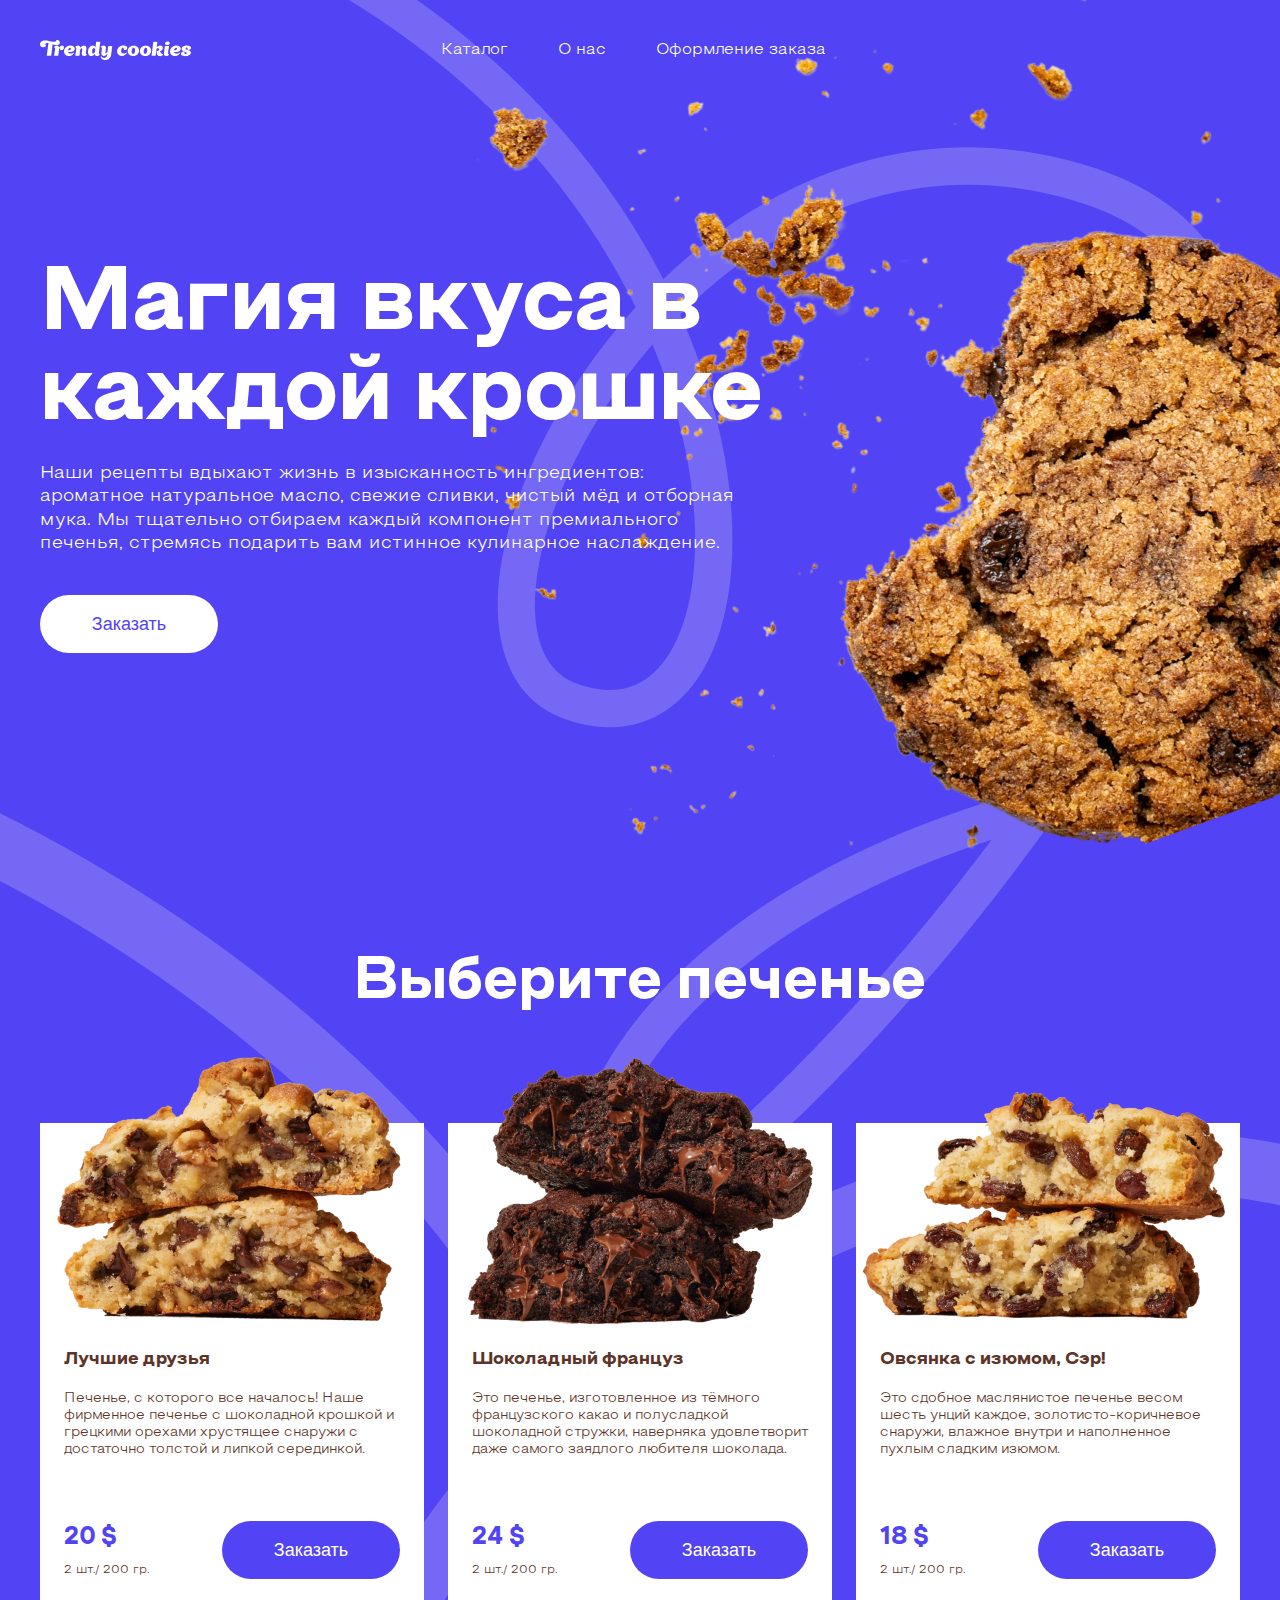
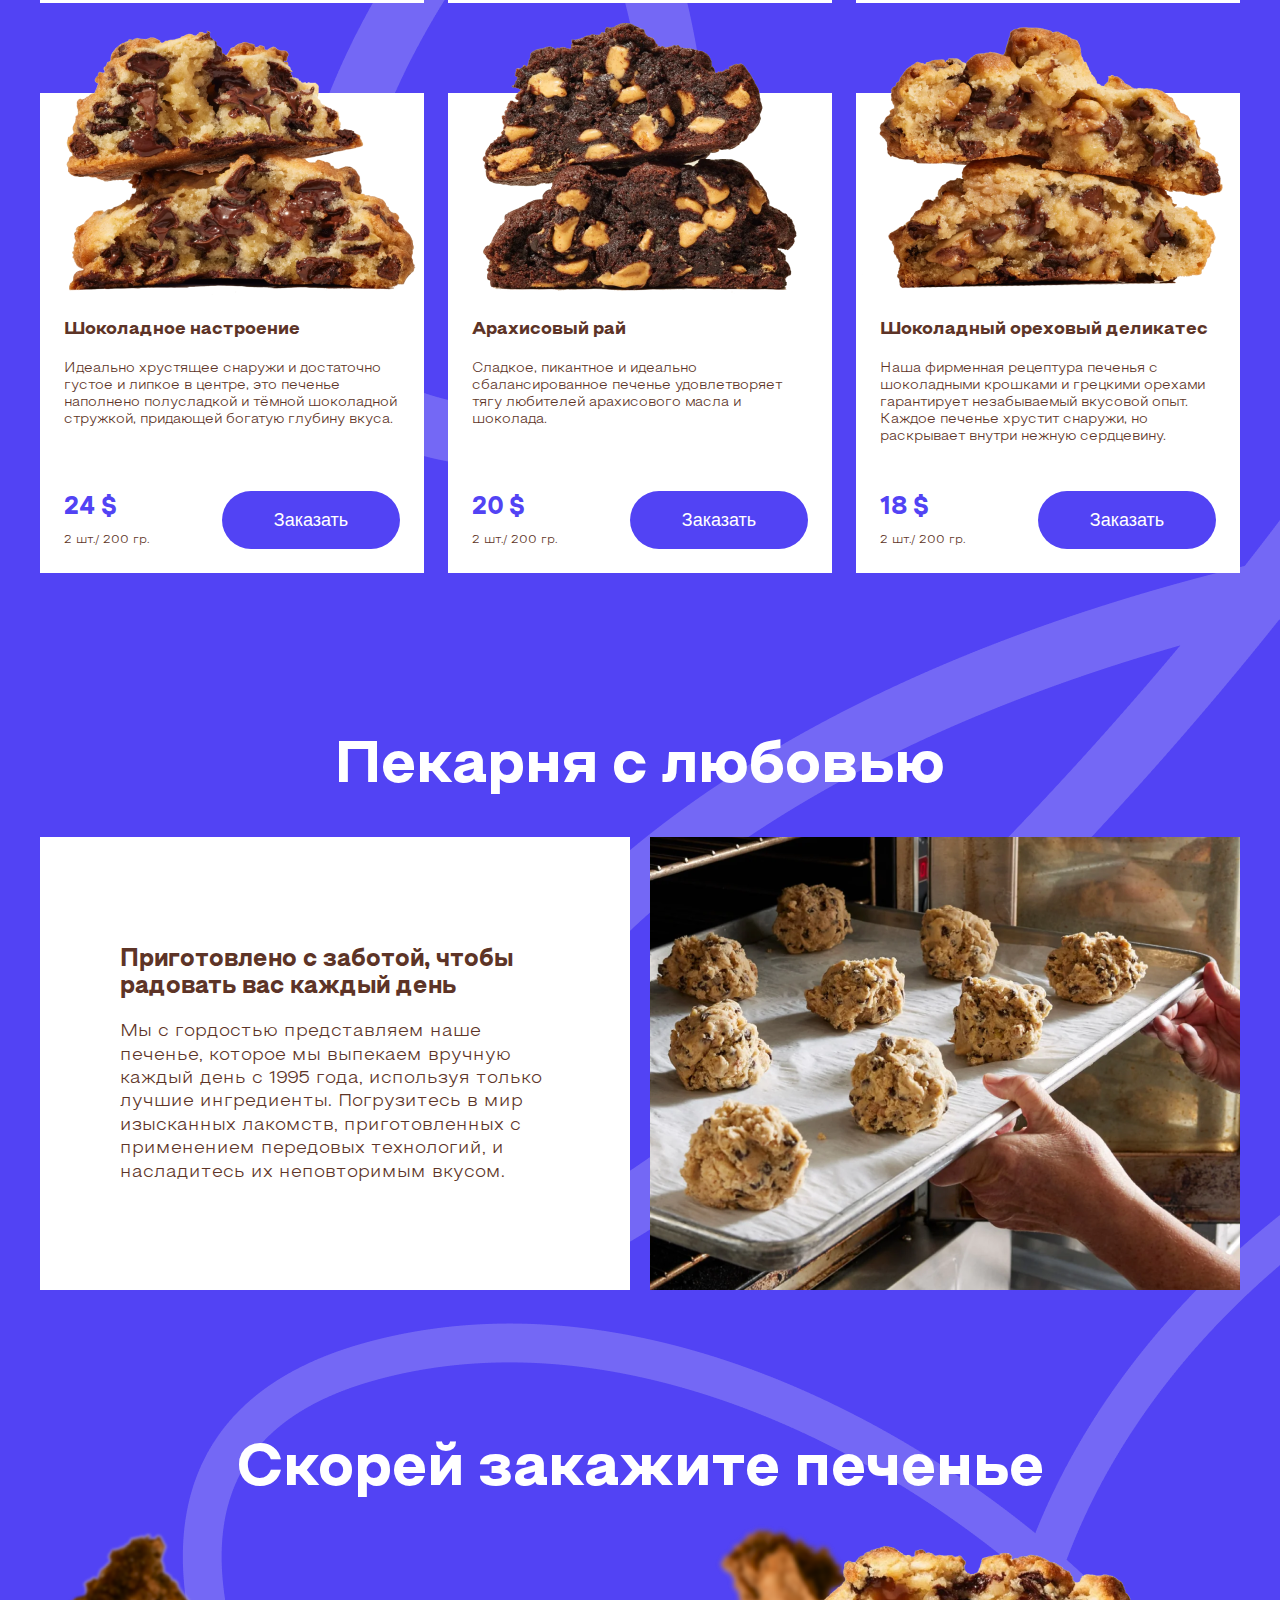
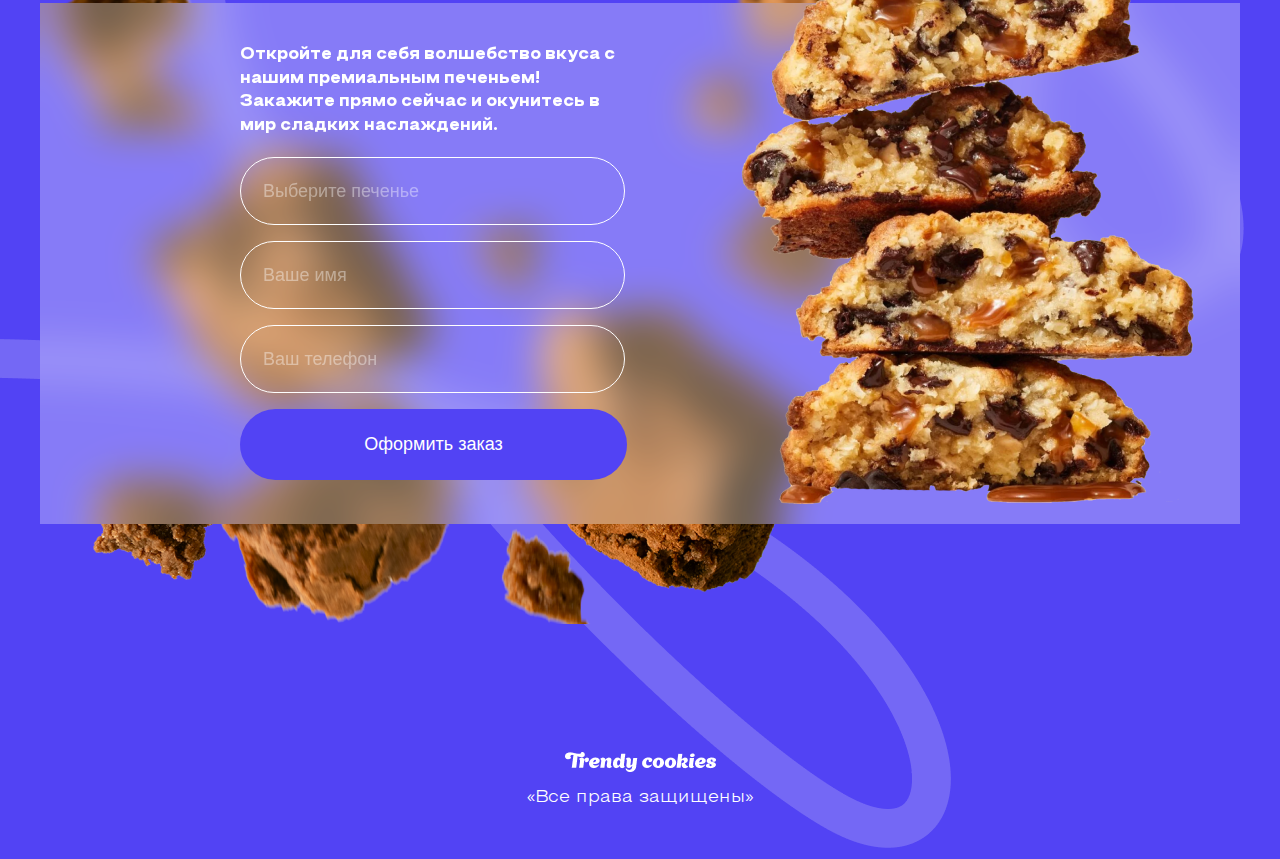
<file: index.html>
<!DOCTYPE html>
<html lang="en">
<head>
    <meta charset="UTF-8">
    <title>Cookies</title>
    <link rel="stylesheet" href="styles/stylecss.css">

</head>
<body>

<main class="main">

    <header class="header">
        <div class="container">
            <div class="logo">
                <a href="../cookies_landing/index.html">
                    <img src="images/logo.png" alt="Logo">
                </a>
            </div>
            <nav class="menu"> <!-- для пунктов меня(для навигации по сайту)-->
                <ul class="menu-list">
                    <li class="menu-item">
                        <a href="../cookies_landing/public/catalog.html">Каталог</a>
                    </li>
                    <li class="menu-item">
                        <a href="../cookies_landing/public/about_us.html">О нас</a>
                    </li>
                    <li class="menu-item">
                        <a href="../cookies_landing/public/order.html">Оформление заказа</a>
                    </li>
                </ul>
            </nav>
        </div>
    </header>


    <section class="main-content"> <!-- все то, что находится на сайте -->
        <div class="container">
            <img src="images/line1.png" alt="Line" class="line1">
            <div class="main-info">
                <h1 class="main-title">Магия вкуса в каждой крошке</h1>
                <p class="main-text">Наши рецепты вдыхают жизнь в изысканность ингредиентов: ароматное натуральное
                    масло,
                    свежие сливки, чистый мёд и отборная мука. Мы тщательно отбираем каждый компонент премиального
                    печенья,
                    стремясь подарить вам истинное кулинарное наслаждение.</p>
                <div class="main-action">
                    <a href="../cookies_landing/public/order.html">
                        <button class="button" id="buyBtn">Заказать</button>
                    </a>
                </div>
            </div>
            <img src="images/cookie.png" alt="Cookie" class="main-image">
        </div>
    </section>

    <section class="products">
        <div class="container">
            <img src="images/line2.png" alt="Line" class="line2">
            <div class="common-title">Выберите печенье</div>
            <div class="products-items"> <!--сдесь находятся 6 блоков-->
                <div class="products-item">
                    <!--этот блок служит только для одного товара, все что лежит в этой карточке-->
                    <div class="products-item-image">
                        <img src="images/1.png" alt="Product">
                    </div>
                    <div class="products-item-details">
                        <div class="products-item-title">Лучшие друзья</div>
                        <div class="products-item-text">
                            Печенье, с которого все началось! Наше фирменное печенье с шоколадной крошкой и грецкими
                            орехами
                            хрустящее снаружи с достаточно толстой и липкой серединкой.
                        </div>
                        <div class="products-item-extra">
                            <!--дополнительно или последние элементы в блоке(3 див для одной карточке)-->
                            <div class="products-item-info">
                                <div class="products-item-price">20 $</div>
                                <div class="products-item-weight">2 шт./ 200 гр.</div>
                            </div>

                            <a href="../cookies_landing/public/order.html">
                                <button class="button violet-button">Заказать</button>
                            </a>
                    
                        </div>
                    </div>
                </div>
                <div class="products-item"> <!--2 карточка-->
                    <div class="products-item-image">
                        <img src="images/2.png" alt="Product">
                    </div>
                    <div class="products-item-details">
                        <div class="products-item-title">Шоколадный француз</div>
                        <div class="products-item-text">
                            Это печенье, изготовленное из тёмного французского какао и полусладкой шоколадной стружки,
                            наверняка удовлетворит даже самого заядлого любителя шоколада.
                        </div>
                        <div class="products-item-extra">
                            <!--дополнительно или последние элементы в блоке(3 див для одной карточке)-->
                            <div class="products-item-info">
                                <div class="products-item-price">24 $</div>
                                <div class="products-item-weight">2 шт./ 200 гр.</div>
                            </div>
                            <a href="../cookies_landing/public/order.html">
                                <button class="button violet-button">Заказать</button>
                            </a>
                        </div>
                    </div>
                </div>
                <div class="products-item"> <!--3 карточка-->
                    <div class="products-item-image">
                        <img src="images/3.png" alt="Product">
                    </div>
                    <div class="products-item-details">
                        <div class="products-item-title">Овсянка с изюмом, Сэр!</div>
                        <div class="products-item-text">
                            Это сдобное маслянистое печенье весом шесть унций каждое, золотисто-коричневое снаружи,
                            влажное
                            внутри и наполненное пухлым сладким изюмом.
                        </div>
                        <div class="products-item-extra">
                            <!--дополнительно или последние элементы в блоке(3 див для одной карточке)-->
                            <div class="products-item-info">
                                <div class="products-item-price">18 $</div>
                                <div class="products-item-weight">2 шт./ 200 гр.</div>
                            </div>
                            <a href="../cookies_landing/public/order.html">
                                <button class="button violet-button">Заказать</button>
                            </a>
                        </div>
                    </div>
                </div>
                <div class="products-item"> <!--4 карточка-->
                    <div class="products-item-image">
                        <img src="images/4.png" alt="Product">
                    </div>
                    <div class="products-item-details">
                        <div class="products-item-title">Шоколадное настроение</div>
                        <div class="products-item-text">
                            Идеально хрустящее снаружи и достаточно густое и липкое в центре, это печенье наполнено
                            полусладкой и тёмной шоколадной стружкой, придающей богатую глубину вкуса.
                        </div>
                        <div class="products-item-extra">
                            <!--дополнительно или последние элементы в блоке(3 див для одной карточке)-->
                            <div class="products-item-info">
                                <div class="products-item-price">24 $</div>
                                <div class="products-item-weight">2 шт./ 200 гр.</div>
                            </div>
                            <a href="../cookies_landing/public/order.html">
                                <a href="../cookies_landing/public/order.html">
                                    <button class="button violet-button">Заказать</button>
                                </a>
                            </a>
                        </div>
                    </div>
                </div>
                <div class="products-item"> <!--5 карточка-->
                    <div class="products-item-image">
                        <img src="images/5.png" alt="Product">
                    </div>
                    <div class="products-item-details">
                        <div class="products-item-title">Арахисовый рай</div>
                        <div class="products-item-text">
                            Сладкое, пикантное и идеально сбалансированное печенье удовлетворяет тягу любителей
                            арахисового
                            масла и шоколада.
                        </div>
                        <div class="products-item-extra">
                            <!--дополнительно или последние элементы в блоке(3 див для одной карточке)-->
                            <div class="products-item-info">
                                <div class="products-item-price">20 $</div>
                                <div class="products-item-weight">2 шт./ 200 гр.</div>
                            </div>
                            <a href="../cookies_landing/public/order.html">
                                <button class="button violet-button">Заказать</button>
                            </a>
                        </div>
                    </div>
                </div>
                <div class="products-item"> <!--6 карточка-->
                    <div class="products-item-image">
                        <img src="images/6.png" alt="Product">
                    </div>
                    <div class="products-item-details">
                        <div class="products-item-title">Шоколадный ореховый деликатес</div>
                        <div class="products-item-text">
                            Наша фирменная рецептура печенья с шоколадными крошками и грецкими орехами гарантирует
                            незабываемый вкусовой опыт. Каждое печенье хрустит снаружи, но раскрывает внутри нежную
                            сердцевину.
                        </div>
                        <div class="products-item-extra">
                            <!--дополнительно или последние элементы в блоке(3 див для одной карточке)-->
                            <div class="products-item-info">
                                <div class="products-item-price">18 $</div>
                                <div class="products-item-weight">2 шт./ 200 гр.</div>
                            </div>
                            <a href="../cookies_landing/public/order.html">
                                <button class="button violet-button">Заказать</button>
                            </a>
                        </div>
                    </div>
                </div>
            </div>
        </div>
    </section>

    <section class="love">
        <div class="container">
            <div class="common-title">Пекарня с любовью</div>
            <div class="love-items"> <!--сдесь два блока-->
                <div class="love-item love-item-white">
                    <div class="love-item-title">Приготовлено с заботой, чтобы радовать вас каждый день</div>
                    <div class="love-item-text">Мы с гордостью представляем наше печенье, которое мы выпекаем вручную
                        каждый
                        день с 1995 года, используя только лучшие ингредиенты. Погрузитесь в мир изысканных лакомств,
                        приготовленных с применением передовых технологий, и насладитесь их неповторимым вкусом.
                    </div>
                </div>
                <div class="love-item love-item-image">
                    <img src="images/love.png" alt="Cookies image">
                </div>
            </div>
        </div>
    </section>

    <section class="order">
        <img src="images/line3.png" alt="Line" class="line3">
        <div class="container">
            <div class="common-title">Скорей закажите печенье</div>
            <img src="images/breadcrumbs.png" alt="breadcrumbs" class="order-bg-image">
            <div class="order-block">
                <div class="order-form">
                    <div class="order-form-text">Откройте для себя волшебство вкуса с нашим премиальным печеньем!
                        Закажите
                        прямо сейчас и окунитесь в мир сладких наслаждений.
                    </div>
                    <div class="order-form-inputs">
                        <input type="text" placeholder="Выберите печенье">
                        <input type="text" placeholder="Ваше имя">
                        <input type="text" placeholder="Ваш телефон">
                        <button class="button violet-button">Оформить заказ</button>
                    </div>
                </div>
                <div class="order-block-image">
                    <img src="images/order.png" alt="Cookies" class="order-image">
                </div>
            </div>
        </div>
    </section>

    <footer class="footer">
        <div class="logo">
            <img src="images/logo.png" alt="Logo">
        </div>
        <div class="rights">«Все права защищены»</div>
    </footer>
</main>
</body>
</html>
</file>
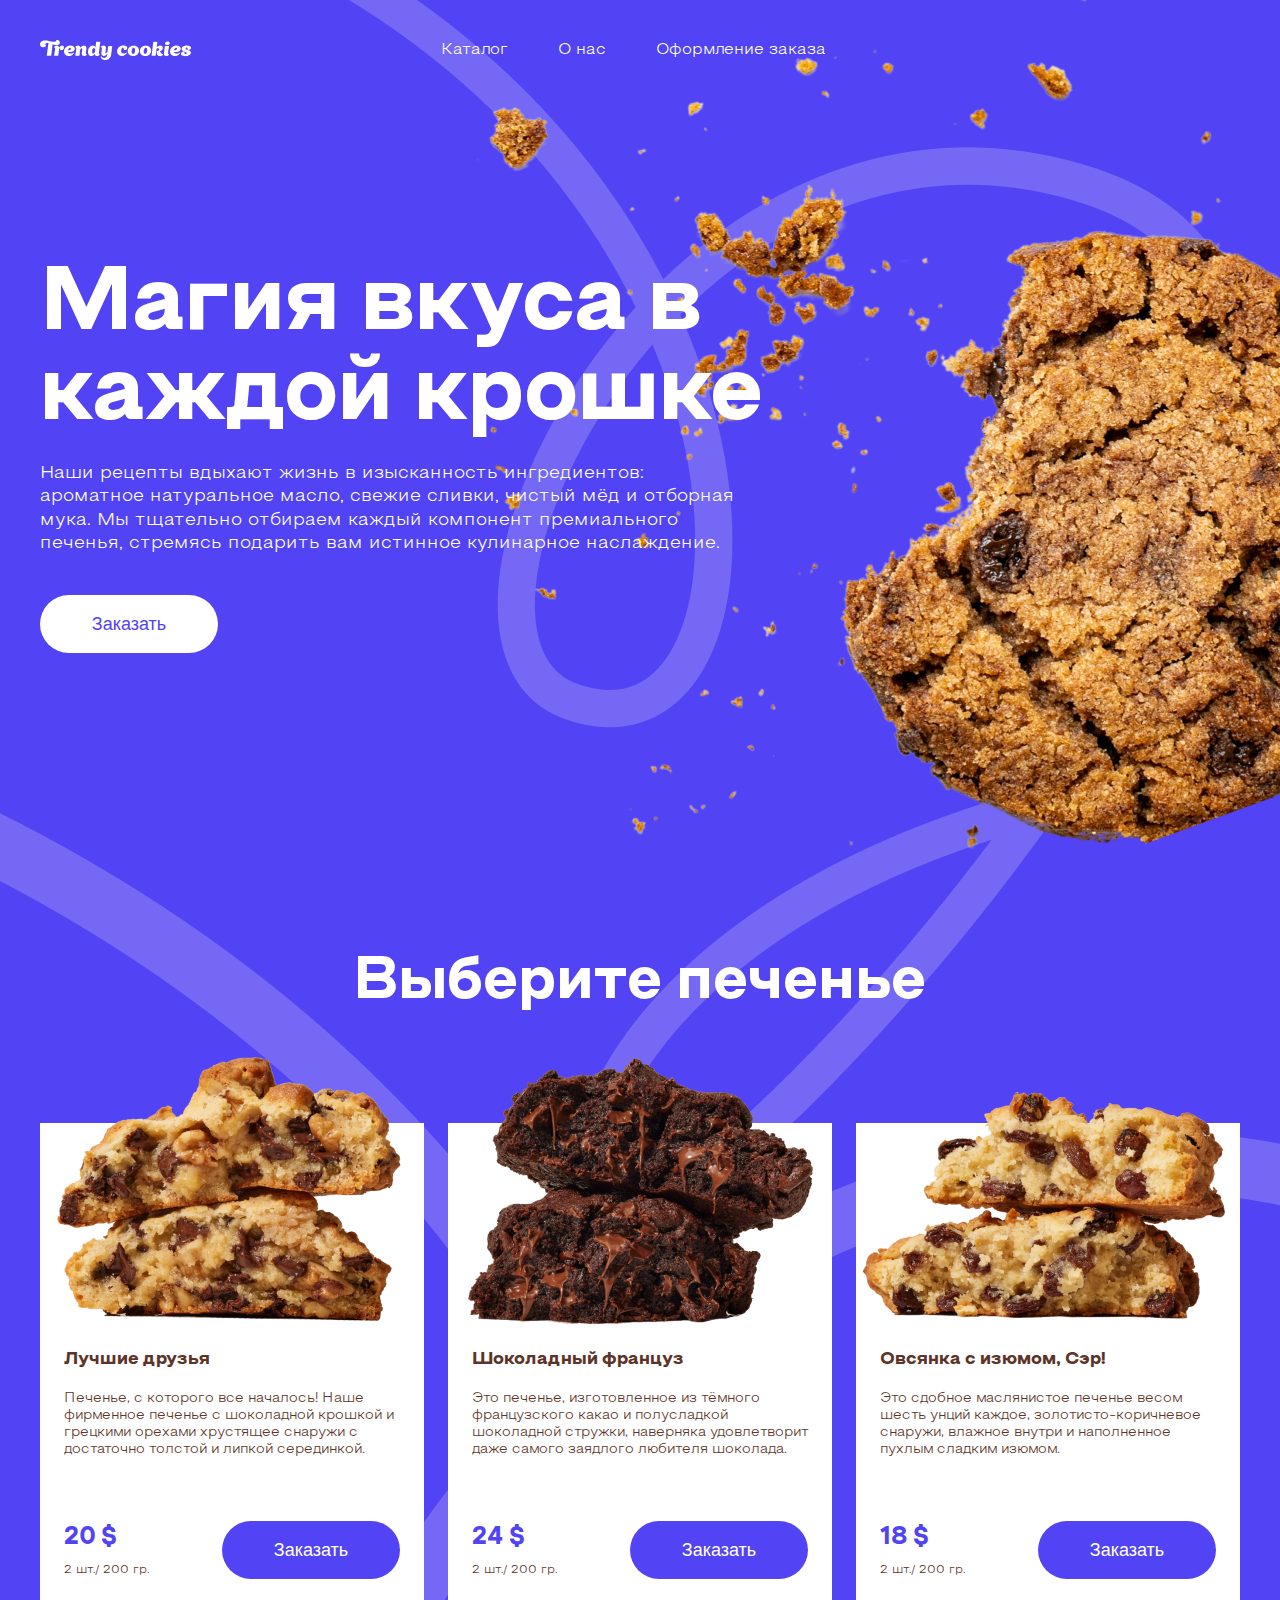
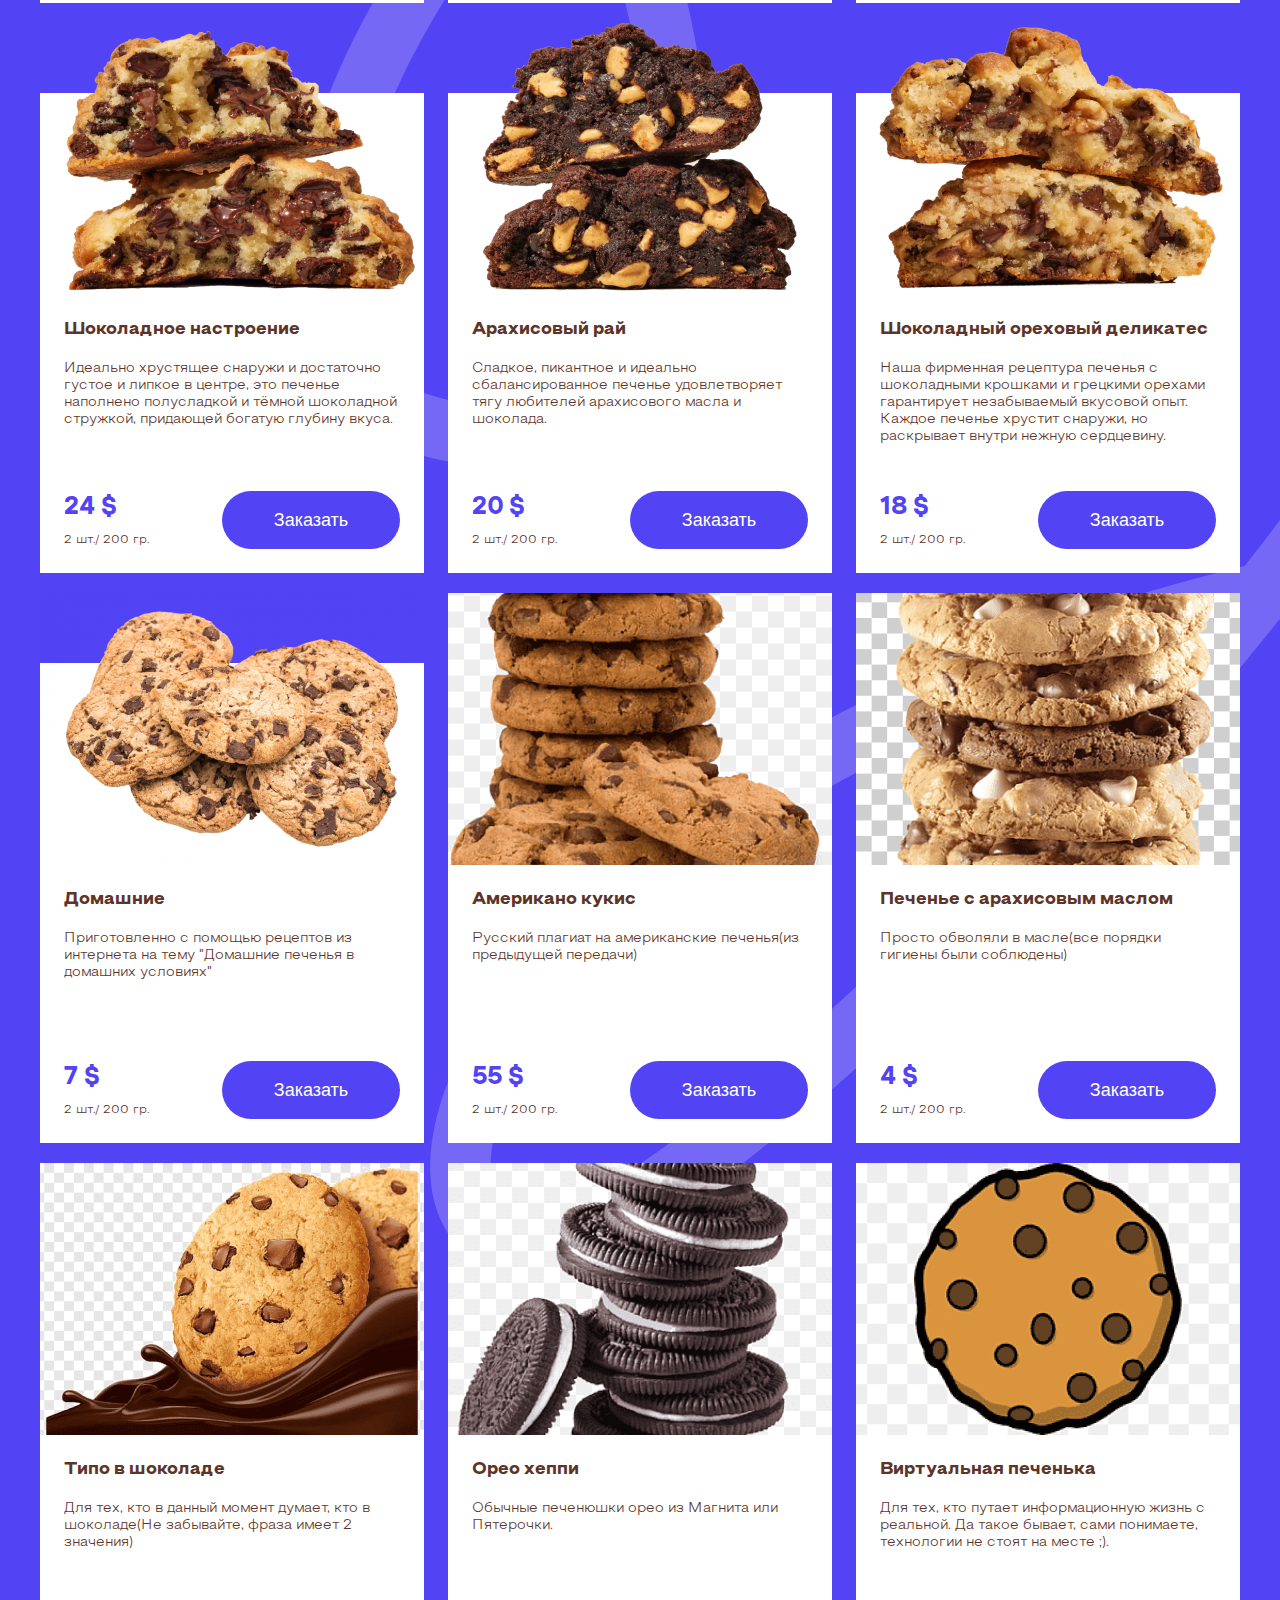
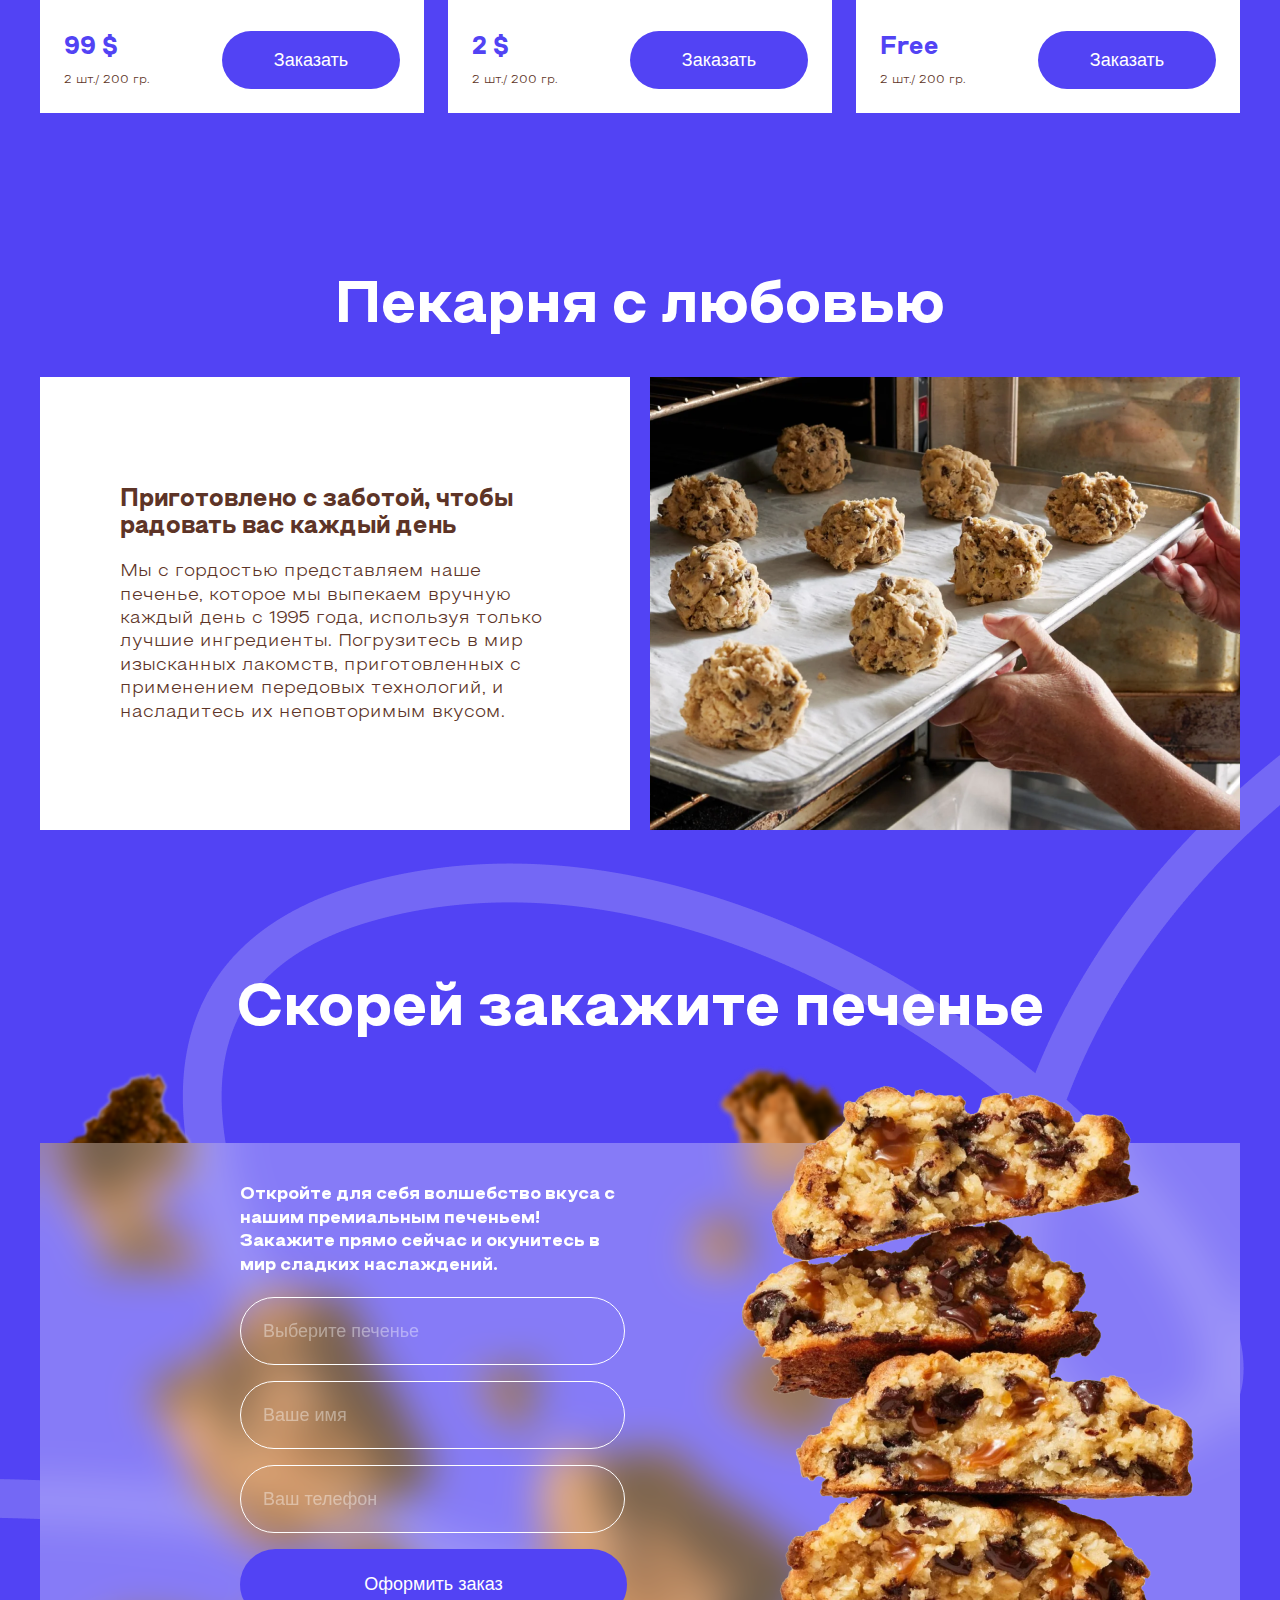
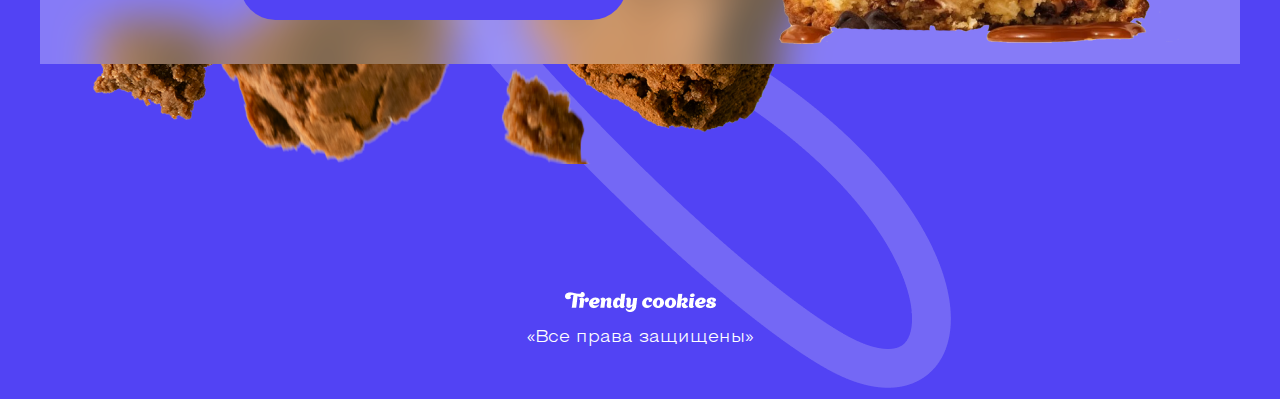
<file: cookies_landing/index.html>
<!DOCTYPE html>
<html lang="en">
<head>
    <meta charset="UTF-8">
    <title>Cookies</title>
    <link rel="stylesheet" href="styles/stylecss.css">

</head>
<body>

<main class="main">

    <header class="header">
        <div class="container">
            <div class="logo">
                <img src="images/logo.png" alt="Logo">
            </div>
            <nav class="menu"> <!-- для пунктов меня(для навигации по сайту)-->
                <ul class="menu-list">
                    <li class="menu-item">
                        <a href="#">Каталог</a>
                    </li>
                    <li class="menu-item">
                        <a href="#">О нас</a>
                    </li>
                    <li class="menu-item">
                        <a href="#">Оформление заказа</a>
                    </li>
                </ul>
            </nav>
        </div>
    </header>


    <section class="main-content"> <!-- все то, что находится на сайте -->
        <div class="container">
            <img src="images/line1.png" alt="Line" class="line1">
            <div class="main-info">
                <h1 class="main-title">Магия вкуса в каждой крошке</h1>
                <p class="main-text">Наши рецепты вдыхают жизнь в изысканность ингредиентов: ароматное натуральное
                    масло,
                    свежие сливки, чистый мёд и отборная мука. Мы тщательно отбираем каждый компонент премиального
                    печенья,
                    стремясь подарить вам истинное кулинарное наслаждение.</p>
                <div class="main-action">
                    <button class="button" id="buyBtn">Заказать</button>
                </div>
            </div>
            <img src="images/cookie.png" alt="Cookie" class="main-image">
        </div>
    </section>

    <section class="products">
        <div class="container">
            <img src="images/line2.png" alt="Line" class="line2">
            <div class="common-title">Выберите печенье</div>
            <div class="products-items"> <!--сдесь находятся 6 блоков-->
                <div class="products-item">
                    <!--этот блок служит только для одного товара, все что лежит в этой карточке-->
                    <div class="products-item-image">
                        <img src="images/1.png" alt="Product">
                    </div>
                    <div class="products-item-details">
                        <div class="products-item-title">Лучшие друзья</div>
                        <div class="products-item-text">
                            Печенье, с которого все началось! Наше фирменное печенье с шоколадной крошкой и грецкими
                            орехами
                            хрустящее снаружи с достаточно толстой и липкой серединкой.
                        </div>
                        <div class="products-item-extra">
                            <!--дополнительно или последние элементы в блоке(3 див для одной карточке)-->
                            <div class="products-item-info">
                                <div class="products-item-price">20 $</div>
                                <div class="products-item-weight">2 шт./ 200 гр.</div>
                            </div>
                            <button class="button violet-button">Заказать</button>
                        </div>
                    </div>
                </div>
                <div class="products-item"> <!--2 карточка-->
                    <div class="products-item-image">
                        <img src="images/2.png" alt="Product">
                    </div>
                    <div class="products-item-details">
                        <div class="products-item-title">Шоколадный француз</div>
                        <div class="products-item-text">
                            Это печенье, изготовленное из тёмного французского какао и полусладкой шоколадной стружки,
                            наверняка удовлетворит даже самого заядлого любителя шоколада.
                        </div>
                        <div class="products-item-extra">
                            <!--дополнительно или последние элементы в блоке(3 див для одной карточке)-->
                            <div class="products-item-info">
                                <div class="products-item-price">24 $</div>
                                <div class="products-item-weight">2 шт./ 200 гр.</div>
                            </div>
                            <button class="button violet-button">Заказать</button>
                        </div>
                    </div>
                </div>
                <div class="products-item"> <!--3 карточка-->
                    <div class="products-item-image">
                        <img src="images/3.png" alt="Product">
                    </div>
                    <div class="products-item-details">
                        <div class="products-item-title">Овсянка с изюмом, Сэр!</div>
                        <div class="products-item-text">
                            Это сдобное маслянистое печенье весом шесть унций каждое, золотисто-коричневое снаружи,
                            влажное
                            внутри и наполненное пухлым сладким изюмом.
                        </div>
                        <div class="products-item-extra">
                            <!--дополнительно или последние элементы в блоке(3 див для одной карточке)-->
                            <div class="products-item-info">
                                <div class="products-item-price">18 $</div>
                                <div class="products-item-weight">2 шт./ 200 гр.</div>
                            </div>
                            <button class="button violet-button">Заказать</button>
                        </div>
                    </div>
                </div>
                <div class="products-item"> <!--4 карточка-->
                    <div class="products-item-image">
                        <img src="images/4.png" alt="Product">
                    </div>
                    <div class="products-item-details">
                        <div class="products-item-title">Шоколадное настроение</div>
                        <div class="products-item-text">
                            Идеально хрустящее снаружи и достаточно густое и липкое в центре, это печенье наполнено
                            полусладкой и тёмной шоколадной стружкой, придающей богатую глубину вкуса.
                        </div>
                        <div class="products-item-extra">
                            <!--дополнительно или последние элементы в блоке(3 див для одной карточке)-->
                            <div class="products-item-info">
                                <div class="products-item-price">24 $</div>
                                <div class="products-item-weight">2 шт./ 200 гр.</div>
                            </div>
                            <button class="button violet-button">Заказать</button>
                        </div>
                    </div>
                </div>
                <div class="products-item"> <!--5 карточка-->
                    <div class="products-item-image">
                        <img src="images/5.png" alt="Product">
                    </div>
                    <div class="products-item-details">
                        <div class="products-item-title">Арахисовый рай</div>
                        <div class="products-item-text">
                            Сладкое, пикантное и идеально сбалансированное печенье удовлетворяет тягу любителей
                            арахисового
                            масла и шоколада.
                        </div>
                        <div class="products-item-extra">
                            <!--дополнительно или последние элементы в блоке(3 див для одной карточке)-->
                            <div class="products-item-info">
                                <div class="products-item-price">20 $</div>
                                <div class="products-item-weight">2 шт./ 200 гр.</div>
                            </div>
                            <button class="button violet-button">Заказать</button>
                        </div>
                    </div>
                </div>
                <div class="products-item"> <!--6 карточка-->
                    <div class="products-item-image">
                        <img src="images/6.png" alt="Product">
                    </div>
                    <div class="products-item-details">
                        <div class="products-item-title">Шоколадный ореховый деликатес</div>
                        <div class="products-item-text">
                            Наша фирменная рецептура печенья с шоколадными крошками и грецкими орехами гарантирует
                            незабываемый вкусовой опыт. Каждое печенье хрустит снаружи, но раскрывает внутри нежную
                            сердцевину.
                        </div>
                        <div class="products-item-extra">
                            <!--дополнительно или последние элементы в блоке(3 див для одной карточке)-->
                            <div class="products-item-info">
                                <div class="products-item-price">18 $</div>
                                <div class="products-item-weight">2 шт./ 200 гр.</div>
                            </div>
                            <button class="button violet-button">Заказать</button>
                        </div>
                    </div>
                </div>
                <!--+6 блоков для домашки-->
                <div class="products-item">
                    <!--7 карточка-->
                    <div class="products-item-image">
                        <img src="images/7.png" alt="Product">
                    </div>
                    <div class="products-item-details">
                        <div class="products-item-title">Домашние</div>
                        <div class="products-item-text">
                            Приготовленно с помощью рецептов из интернета на тему "Домашние печенья в домашних условиях"
                        </div>
                        <div class="products-item-extra">
                            <!--дополнительно или последние элементы в блоке(3 див для одной карточке)-->
                            <div class="products-item-info">
                                <div class="products-item-price">7 $</div>
                                <div class="products-item-weight">2 шт./ 200 гр.</div>
                            </div>
                            <button class="button violet-button">Заказать</button>
                        </div>
                    </div>
                </div>
                <div class="products-item"> <!--8 карточка-->
                    <div class="products-item-image">
                        <img src="images/8.png" alt="Product">
                    </div>
                    <div class="products-item-details">
                        <div class="products-item-title">Американо кукис</div>
                        <div class="products-item-text">
                            Русский плагиат на американские печенья(из предыдущей передачи)
                        </div>
                        <div class="products-item-extra">
                            <!--дополнительно или последние элементы в блоке(3 див для одной карточке)-->
                            <div class="products-item-info">
                                <div class="products-item-price">55 $</div>
                                <div class="products-item-weight">2 шт./ 200 гр.</div>
                            </div>
                            <button class="button violet-button">Заказать</button>
                        </div>
                    </div>
                </div>
                <div class="products-item"> <!--9 карточка-->
                    <div class="products-item-image">
                        <img src="images/9.png" alt="Product">
                    </div>
                    <div class="products-item-details">
                        <div class="products-item-title">Печенье с арахисовым маслом</div>
                        <div class="products-item-text">
                            Просто обволяли в масле(все порядки гигиены были соблюдены)
                        </div>
                        <div class="products-item-extra">
                            <!--дополнительно или последние элементы в блоке(3 див для одной карточке)-->
                            <div class="products-item-info">
                                <div class="products-item-price">4 $</div>
                                <div class="products-item-weight">2 шт./ 200 гр.</div>
                            </div>
                            <button class="button violet-button">Заказать</button>
                        </div>
                    </div>
                </div>
                <div class="products-item"> <!--10 карточка-->
                    <div class="products-item-image">
                        <img src="images/10.png" alt="Product">
                    </div>
                    <div class="products-item-details">
                        <div class="products-item-title">Типо в шоколаде</div>
                        <div class="products-item-text">
                            Для тех, кто в данный момент думает, кто в шоколаде(Не забывайте, фраза имеет 2 значения)
                        </div>
                        <div class="products-item-extra">
                            <!--дополнительно или последние элементы в блоке(3 див для одной карточке)-->
                            <div class="products-item-info">
                                <div class="products-item-price">99 $</div>
                                <div class="products-item-weight">2 шт./ 200 гр.</div>
                            </div>
                            <button class="button violet-button">Заказать</button>
                        </div>
                    </div>
                </div>
                <div class="products-item"> <!--11 карточка-->
                    <div class="products-item-image">
                        <img src="images/11.png" alt="Product">
                    </div>
                    <div class="products-item-details">
                        <div class="products-item-title">Орео хеппи</div>
                        <div class="products-item-text">
                            Обычные печенюшки орео из Магнита или Пятерочки.
                        </div>
                        <div class="products-item-extra">
                            <!--дополнительно или последние элементы в блоке(3 див для одной карточке)-->
                            <div class="products-item-info">
                                <div class="products-item-price">2 $</div>
                                <div class="products-item-weight">2 шт./ 200 гр.</div>
                            </div>
                            <button class="button violet-button">Заказать</button>
                        </div>
                    </div>
                </div>
                <div class="products-item"> <!--12 карточка-->
                    <div class="products-item-image">
                        <img src="images/12.png" alt="Product">
                    </div>
                    <div class="products-item-details">
                        <div class="products-item-title">Виртуальная печенька</div>
                        <div class="products-item-text">
                            Для тех, кто путает информационную жизнь с реальной. Да такое бывает, сами понимаете,
                            технологии не стоят на месте ;).
                        </div>
                        <div class="products-item-extra">
                            <!--дополнительно или последние элементы в блоке(3 див для одной карточке)-->
                            <div class="products-item-info">
                                <div class="products-item-price">Free</div>
                                <div class="products-item-weight">2 шт./ 200 гр.</div>
                            </div>
                            <button class="button violet-button">Заказать</button>
                        </div>
                    </div>
                </div>
            </div>
        </div>
    </section>

    <section class="love">
        <div class="container">
            <div class="common-title">Пекарня с любовью</div>
            <div class="love-items"> <!--сдесь два блока-->
                <div class="love-item love-item-white">
                    <div class="love-item-title">Приготовлено с заботой, чтобы радовать вас каждый день</div>
                    <div class="love-item-text">Мы с гордостью представляем наше печенье, которое мы выпекаем вручную
                        каждый
                        день с 1995 года, используя только лучшие ингредиенты. Погрузитесь в мир изысканных лакомств,
                        приготовленных с применением передовых технологий, и насладитесь их неповторимым вкусом.
                    </div>
                </div>
                <div class="love-item love-item-image">
                    <img src="images/love.png" alt="Cookies image">
                </div>
            </div>
        </div>
    </section>

    <section class="order">
        <img src="images/line3.png" alt="Line" class="line3">
        <div class="container">
            <div class="common-title">Скорей закажите печенье</div>
            <img src="images/breadcrumbs.png" alt="breadcrumbs" class="order-bg-image">
            <div class="order-block">
                <div class="order-form">
                    <div class="order-form-text">Откройте для себя волшебство вкуса с нашим премиальным печеньем!
                        Закажите
                        прямо сейчас и окунитесь в мир сладких наслаждений.
                    </div>
                    <div class="order-form-inputs">
                        <input type="text" placeholder="Выберите печенье">
                        <input type="text" placeholder="Ваше имя">
                        <input type="text" placeholder="Ваш телефон">
                        <button class="button violet-button">Оформить заказ</button>
                    </div>
                </div>
                <div class="order-block-image">
                    <img src="images/order.png" alt="Cookies" class="order-image">
                </div>
            </div>
        </div>
    </section>

    <footer class="footer">
        <div class="logo">
            <img src="images/logo.png" alt="Logo">
        </div>
        <div class="rights">«Все права защищены»</div>
    </footer>
</main>
</body>
</html>
</file>
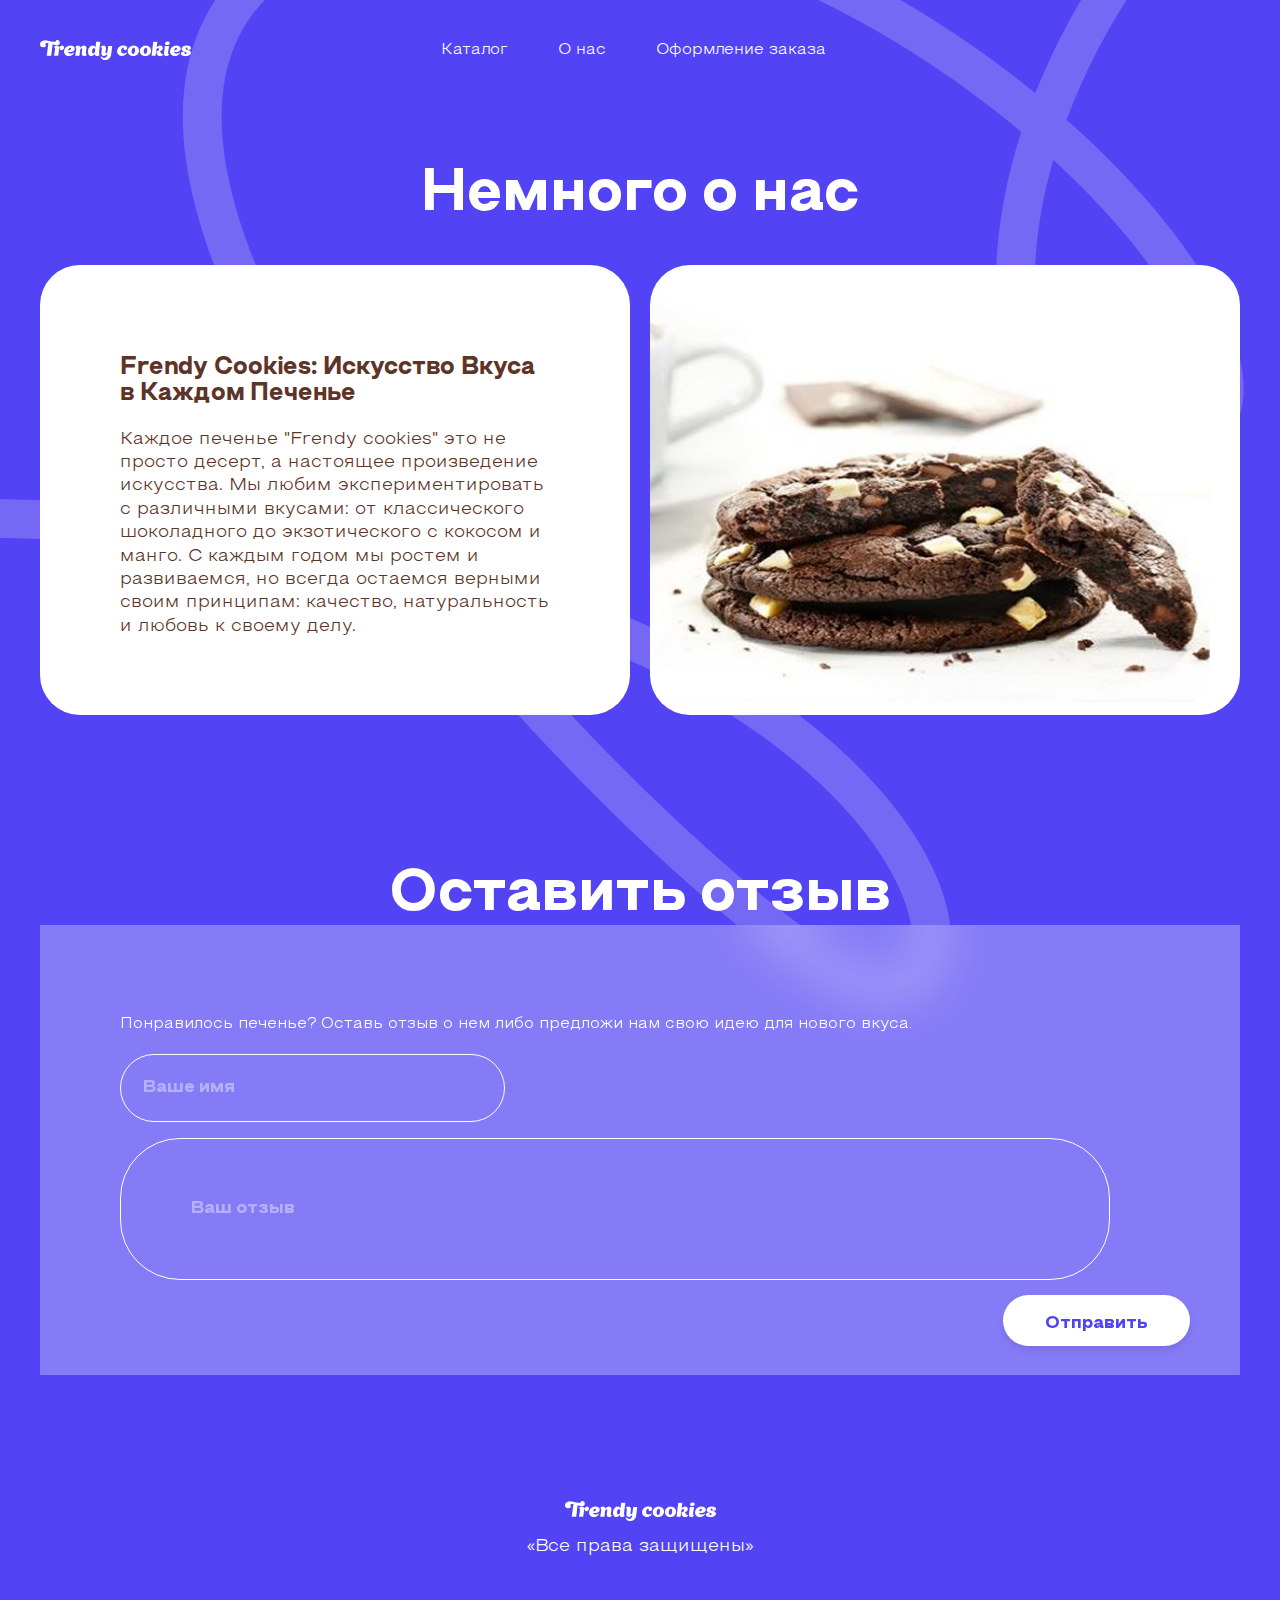
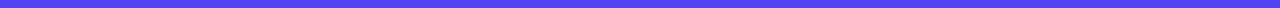
<file: public/about_us.html>
<!DOCTYPE html>
<html lang="en">
<head>
    <meta charset="UTF-8">
    <title>Cookies</title>
    <link rel="stylesheet" href="../styles/about_us.css">

</head>
<body>

<main class="main">

    <header class="header">
        <div class="container">
            <div class="logo">
                <a href="../index.html">
                    <img src="../images/logo.png" alt="Logo">
                </a>
            </div>
            <nav class="menu"> <!-- для пунктов меня(для навигации по сайту)-->
                <ul class="menu-list">
                    <li class="menu-item">
                        <a href="../public/catalog.html">Каталог</a>
                    </li>
                    <li class="menu-item">
                        <a href="../public/about_us.html">О нас</a>
                    </li>
                    <li class="menu-item">
                        <a href="../public/order.html">Оформление заказа</a>
                    </li>
                </ul>
            </nav>
        </div>
    </header>

    <section class="love">
        <img src="../images/line3.png" alt="Line" class="line3">
        <div class="container">
            <div class="common-title">Немного о нас</div>
            <div class="love-items"> <!--сдесь два блока-->

                <div class="love-item love-item-white">
                    <div class="love-item-title">Frendy Cookies: Искусство Вкуса в Каждом Печенье</div>
                    <div class="love-item-text">Каждое печенье "Frendy cookies" это не просто десерт, а настоящее произведение искусства. Мы 
любим экспериментировать с различными вкусами: от классического шоколадного до экзотического с кокосом и манго.
С каждым годом мы ростем и развиваемся, но всегда остаемся верными своим принципам: качество, натуральность и любовь к своему делу.
                    </div>
                </div>

                <div class="love-item love-item-image">
                     <img src="../images/love_co.png" alt="Cookies image">
                </div>

            </div>
        </div>
    </section>

<section class="fifa">
        <div class="container">
            <div class="common-title">Оставить отзыв</div>
            <div class="fifa-items"> <!--единый контейнер-->

                <div class="fifa-item fifa-item-white">
                    <div class="fifa-item-title">Понравилось печенье? Оставь отзыв о нем либо предложи нам свою идею для нового вкуса.</div>
                    <div class="fifa-item-text">
                        <div class="order-block">
                            <div class="order-form">
                                </div>
                                <div class="order-form-inputs">
                                    <input type="text" placeholder="Ваше имя">
                                    <input type="text" id="special-input" placeholder="Ваш отзыв">
                                    </div>
                                    <button class="button violet-button">Отправить</button>
                                </div>
                            </div>
                    </div>
                </div>
            </div>
        </div>
    </section>
    
    <footer class="footer">
        <div class="logo">
            <img src="../images/logo.png" alt="Logo">
        </div>
        <div class="rights">«Все права защищены»</div>
    </footer>
</main>
</body>
</html>
</file>
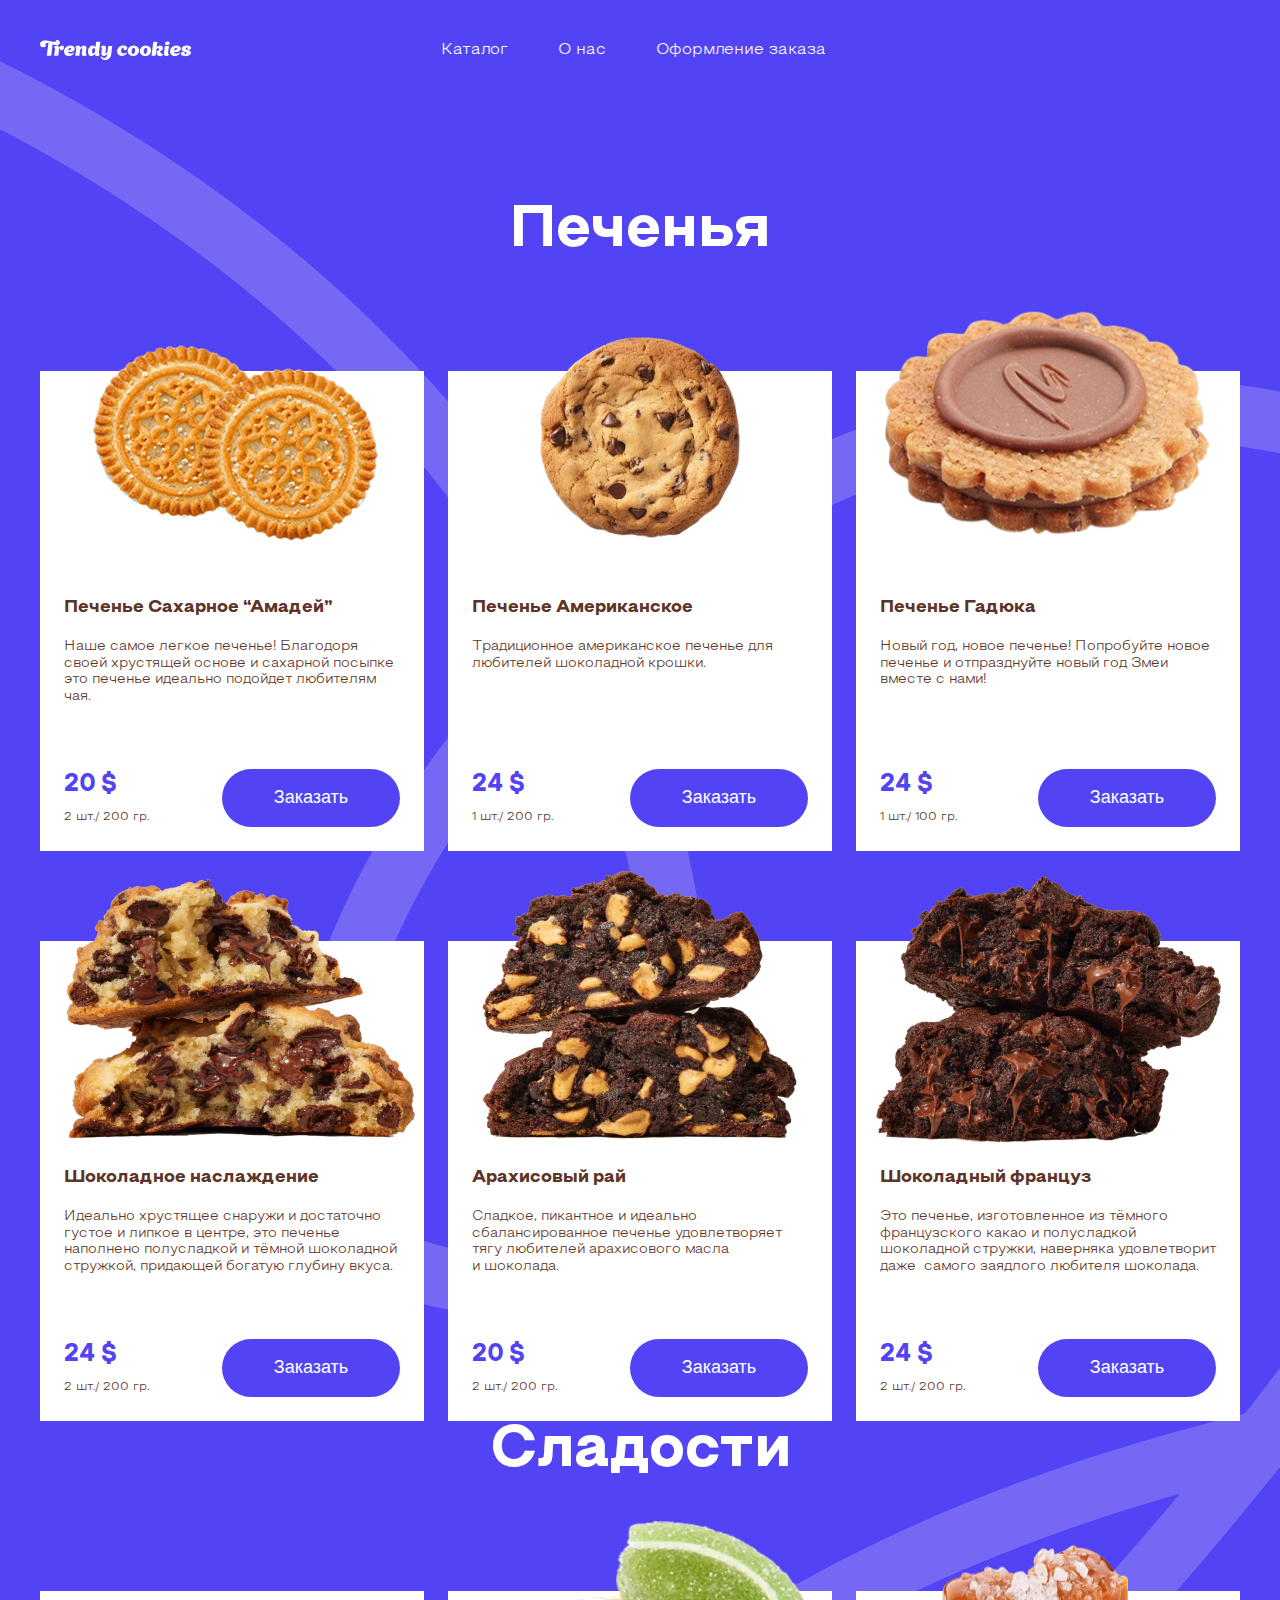
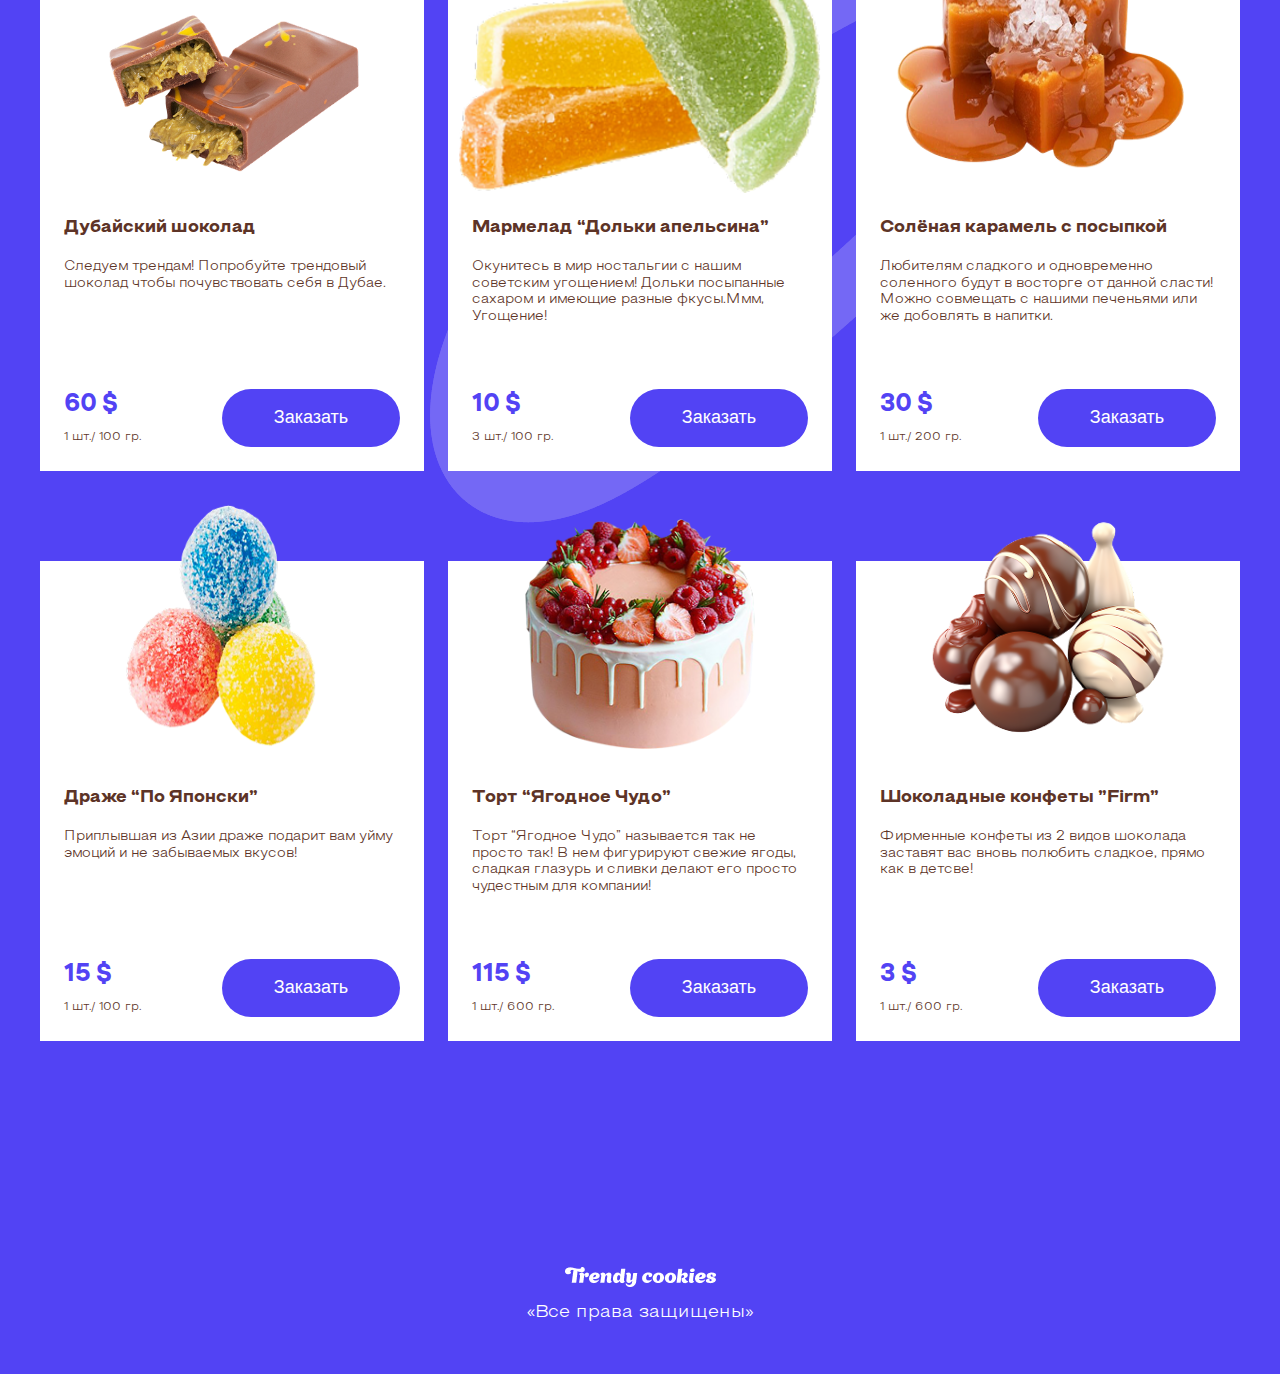
<file: public/catalog.html>
<!DOCTYPE html>
<html lang="en">
<head>
    <meta charset="UTF-8">
    <title>Cookies</title>
    <link rel="stylesheet" href="../styles/catalog.css">

</head>
<body>

<main class="main">

    <header class="header">
        <div class="container">
            <div class="logo">
                <a href="../index.html">
                    <img src="../images/logo.png" alt="Logo">
                </a>
            </div>
            <nav class="menu"> <!-- для пунктов меня(для навигации по сайту)-->
                <ul class="menu-list">
                    <li class="menu-item">
                        <a href="../public/catalog.html">Каталог</a>
                    </li>
                    <li class="menu-item">
                        <a href="../public/about_us.html">О нас</a>
                    </li>
                    <li class="menu-item">
                        <a href="../public/order.html">Оформление заказа</a>
                    </li>
                </ul>
            </nav>
        </div>
    </header>



    <section class="products">

        <div class="container">
            <img src="../images/line2.png" alt="Line" class="line2">
            <div class="common-title">Печенья</div>
            <div class="products-items"> <!--сдесь находятся 6 блоков-->
                <div class="products-item">
                    <!--этот блок служит только для одного товара, все что лежит в этой карточке-->
                    <div class="products-item-image">
                        <img src="../images/amadey.png" alt="Product">
                    </div>
                    <div class="products-item-details">
                        <div class="products-item-title">Печенье Сахарное “Амадей”</div>
                        <div class="products-item-text">
                            Наше самое легкое печенье! 
                            Благодоря своей хрустящей основе 
                            и сахарной посыпке это печенье идеально подойдет любителям чая.
                        </div>
                        <div class="products-item-extra">
                            <!--дополнительно или последние элементы в блоке(3 див для одной карточке)-->
                            <div class="products-item-info">
                                <div class="products-item-price">20 $</div>
                                <div class="products-item-weight">2 шт./ 200 гр.</div>
                            </div>
                            <a href="../public/order.html">
                                <button class="button violet-button">Заказать</button>
                            </a>
                        </div>
                    </div>
                </div>

                <div class="products-item"> <!--2 карточка-->
                    <div class="products-item-image">
                        <img src="../images/america_cookies.png" alt="Product">
                    </div>
                    <div class="products-item-details">
                        <div class="products-item-title">Печенье Американское</div>
                        <div class="products-item-text">
                            Традиционное американское печенье для любителей шоколадной крошки.
                        </div>
                        <div class="products-item-extra">
                            <!--дополнительно или последние элементы в блоке(3 див для одной карточке)-->
                            <div class="products-item-info">
                                <div class="products-item-price">24 $</div>
                                <div class="products-item-weight">1 шт./ 200 гр.</div>
                            </div>
                            <a href="../public/order.html">
                                <button class="button violet-button">Заказать</button>
                            </a>
                        </div>
                    </div>
                </div>

                <div class="products-item"> <!--3 карточка-->
                    <div class="products-item-image">
                        <img src="../images/gaduka.png" alt="Product">
                    </div>
                    <div class="products-item-details">
                        <div class="products-item-title">Печенье Гадюка</div>
                        <div class="products-item-text">
                            Новый год, новое печенье! 
                            Попробуйте новое печенье и отпразднуйте новый год Змеи вместе с нами!
                        </div>
                        <div class="products-item-extra">
                            <!--дополнительно или последние элементы в блоке(3 див для одной карточке)-->
                            <div class="products-item-info">
                                <div class="products-item-price">24 $</div>
                                <div class="products-item-weight">1 шт./ 100 гр.</div>
                            </div>
                            <a href="../public/order.html">
                                <button class="button violet-button">Заказать</button>
                            </a>
                        </div>
                    </div>
                </div>

                <div class="products-item"> <!--4 карточка-->
                    <div class="products-item-image">
                        <img src="../images/chocolate.png" alt="Product">
                    </div>
                    <div class="products-item-details">
                        <div class="products-item-title">Шоколадное наслаждение</div>
                        <div class="products-item-text">
                            Идеально хрустящее снаружи и достаточно густое и липкое в центре, это печенье наполнено полусладкой 
                            и тёмной шоколадной стружкой, придающей богатую глубину вкуса.
                        </div>
                        <div class="products-item-extra">
                            <!--дополнительно или последние элементы в блоке(3 див для одной карточке)-->
                            <div class="products-item-info">
                                <div class="products-item-price">24 $</div>
                                <div class="products-item-weight">2 шт./ 200 гр.</div>
                            </div>
                            <a href="../public/order.html">
                                <button class="button violet-button">Заказать</button>
                            </a>
                        </div>
                    </div>
                </div>

                <div class="products-item"> <!--5 карточка-->
                    <div class="products-item-image">
                        <img src="../images/peanut.png" alt="Product">
                    </div>
                    <div class="products-item-details">
                        <div class="products-item-title">Арахисовый рай</div>
                        <div class="products-item-text">
                            Сладкое, пикантное 
                            и идеально сбалансированное печенье удовлетворяет тягу любителей 
                            арахисового масла и шоколада.
                        </div>
                        <div class="products-item-extra">
                            <!--дополнительно или последние элементы в блоке(3 див для одной карточке)-->
                            <div class="products-item-info">
                                <div class="products-item-price">20 $</div>
                                <div class="products-item-weight">2 шт./ 200 гр.</div>
                            </div>
                            <a href="../public/order.html">
                                <button class="button violet-button">Заказать</button>
                            </a>
                        </div>
                    </div>
                </div>

                <div class="products-item"> <!--6 карточка-->
                    <div class="products-item-image">
                        <img src="../images/france.png" alt="Product">
                    </div>
                    <div class="products-item-details">
                        <div class="products-item-title">Шоколадный француз</div>
                        <div class="products-item-text">
                            Это печенье, изготовленное из тёмного французского какао 
                            и полусладкой шоколадной стружки, наверняка удовлетворит даже
                             самого заядлого любителя шоколада.
                        </div>
                        <div class="products-item-extra">
                            <!--дополнительно или последние элементы в блоке(3 див для одной карточке)-->
                            <div class="products-item-info">
                                <div class="products-item-price">24 $</div>
                                <div class="products-item-weight">2 шт./ 200 гр.</div>
                            </div>
                            <a href="../public/order.html">
                                <button class="button violet-button">Заказать</button>
                            </a>
                        </div>
                    </div>
                </div>
            </div>

            <div class="container">
                <img src="../images/line2.png" alt="Line" class="line2">
                <div class="common-title">Сладости</div>
                <div class="products-items"> <!--сдесь находятся 6 блоков-->
                    <div class="products-item">
                        <!--этот блок служит только для одного товара, все что лежит в этой карточке-->
                        <div class="products-item-image">
                            <img src="../images/Dubai_chocolate.png" alt="Product">
                        </div>
                        <div class="products-item-details">
                            <div class="products-item-title">Дубайский шоколад</div>
                            <div class="products-item-text">
                                Следуем трендам! 
                                Попробуйте трендовый шоколад чтобы почувствовать себя в Дубае.
                            </div>
                            <div class="products-item-extra">
                                <!--дополнительно или последние элементы в блоке(3 див для одной карточке)-->
                                <div class="products-item-info">
                                    <div class="products-item-price">60 $</div>
                                    <div class="products-item-weight">1 шт./ 100 гр.</div>
                                </div>
                                <a href="../public/order.html">
                                    <button class="button violet-button">Заказать</button>
                                </a>
                            </div>
                        </div>
                    </div>
    
                    <div class="products-item"> <!--2 карточка-->
                        <div class="products-item-image">
                            <img src="../images/marmalade.png" alt="Product">
                        </div>
                        <div class="products-item-details">
                            <div class="products-item-title">Мармелад “Дольки апельсина”</div>
                            <div class="products-item-text">
                                Окунитесь в мир ностальгии с нашим советским угощением! 
                                Дольки посыпанные сахаром и имеющие разные фкусы.Ммм, Угощение!
                            </div>
                            <div class="products-item-extra">
                                <!--дополнительно или последние элементы в блоке(3 див для одной карточке)-->
                                <div class="products-item-info">
                                    <div class="products-item-price">10 $</div>
                                    <div class="products-item-weight">3 шт./ 100 гр.</div>
                                </div>
                                <a href="../public/order.html">
                                    <a href="../public/order.html">
                                        <button class="button violet-button">Заказать</button>
                                    </a>
                                </a>
                            </div>
                        </div>
                    </div>
    
                    <div class="products-item"> <!--3 карточка-->
                        <div class="products-item-image">
                            <img src="../images/caramel.png" alt="Product">
                        </div>
                        <div class="products-item-details">
                            <div class="products-item-title">Солёная карамель с посыпкой</div>
                            <div class="products-item-text">
                                Любителям сладкого  и одновременно соленного будут в восторге от данной сласти! 
                                Можно совмещать с нашими печеньями или же добовлять в напитки.
                            </div>
                            <div class="products-item-extra">
                                <!--дополнительно или последние элементы в блоке(3 див для одной карточке)-->
                                <div class="products-item-info">
                                    <div class="products-item-price">30 $</div>
                                    <div class="products-item-weight">1 шт./ 200 гр.</div>
                                </div>
                                <a href="../public/order.html">
                                    <button class="button violet-button">Заказать</button>
                                </a>
                            </div>
                        </div>
                    </div>
    
                    <div class="products-item"> <!--4 карточка-->
                        <div class="products-item-image">
                            <img src="../images/dragees.png" alt="Product">
                        </div>
                        <div class="products-item-details">
                            <div class="products-item-title">Драже  “По Японски”</div>
                            <div class="products-item-text">
                                Приплывшая из Азии драже подарит вам уйму эмоций и не забываемых вкусов!
                            </div>
                            <div class="products-item-extra">
                                <!--дополнительно или последние элементы в блоке(3 див для одной карточке)-->
                                <div class="products-item-info">
                                    <div class="products-item-price">15 $</div>
                                    <div class="products-item-weight">1 шт./ 100 гр.</div>
                                </div>
                                <a href="../public/order.html">
                                    <button class="button violet-button">Заказать</button>
                                </a>
                            </div>
                        </div>
                    </div>
    
                    <div class="products-item"> <!--5 карточка-->
                        <div class="products-item-image">
                            <img src="../images/cake.png" alt="Product">
                        </div>
                        <div class="products-item-details">
                            <div class="products-item-title">Торт “Ягодное Чудо”</div>
                            <div class="products-item-text">
                                Торт “Ягодное Чудо” называется так не просто так! В нем фигурируют свежие ягоды, 
                                сладкая глазурь и сливки делают его просто чудестным для компании! 
                            </div>
                            <div class="products-item-extra">
                                <!--дополнительно или последние элементы в блоке(3 див для одной карточке)-->
                                <div class="products-item-info">
                                    <div class="products-item-price">115 $</div>
                                    <div class="products-item-weight">1 шт./ 600 гр.</div>
                                </div>
                                <a href="../public/order.html">
                                    <button class="button violet-button">Заказать</button>
                                </a>
                            </div>
                        </div>
                    </div>
    
                    <div class="products-item"> <!--6 карточка-->
                        <div class="products-item-image">
                            <img src="../images/candies.png" alt="Product">
                        </div>
                        <div class="products-item-details">
                            <div class="products-item-title">Шоколадные конфеты ”Firm”</div>
                            <div class="products-item-text">
                                Фирменные конфеты из 2 видов 
                                шоколада заставят вас вновь полюбить сладкое, прямо как в детсве!
                            </div>
                            <div class="products-item-extra">
                                <!--дополнительно или последние элементы в блоке(3 див для одной карточке)-->
                                <div class="products-item-info">
                                    <div class="products-item-price">3 $</div>
                                    <div class="products-item-weight">1 шт./ 600 гр.</div>
                                </div>
                                <a href="../public/order.html">
                                    <button class="button violet-button">Заказать</button>
                                </a>
                            </div>
                        </div>
                    </div>
    
                    
                </div>
            </div>
        </div>
    </section>

   

    <footer class="footer">
        <div class="logo">
            <img src="../images/logo.png" alt="Logo">
        </div>
        <div class="rights">«Все права защищены»</div>
    </footer>
</main>
</body>
</html>
</file>
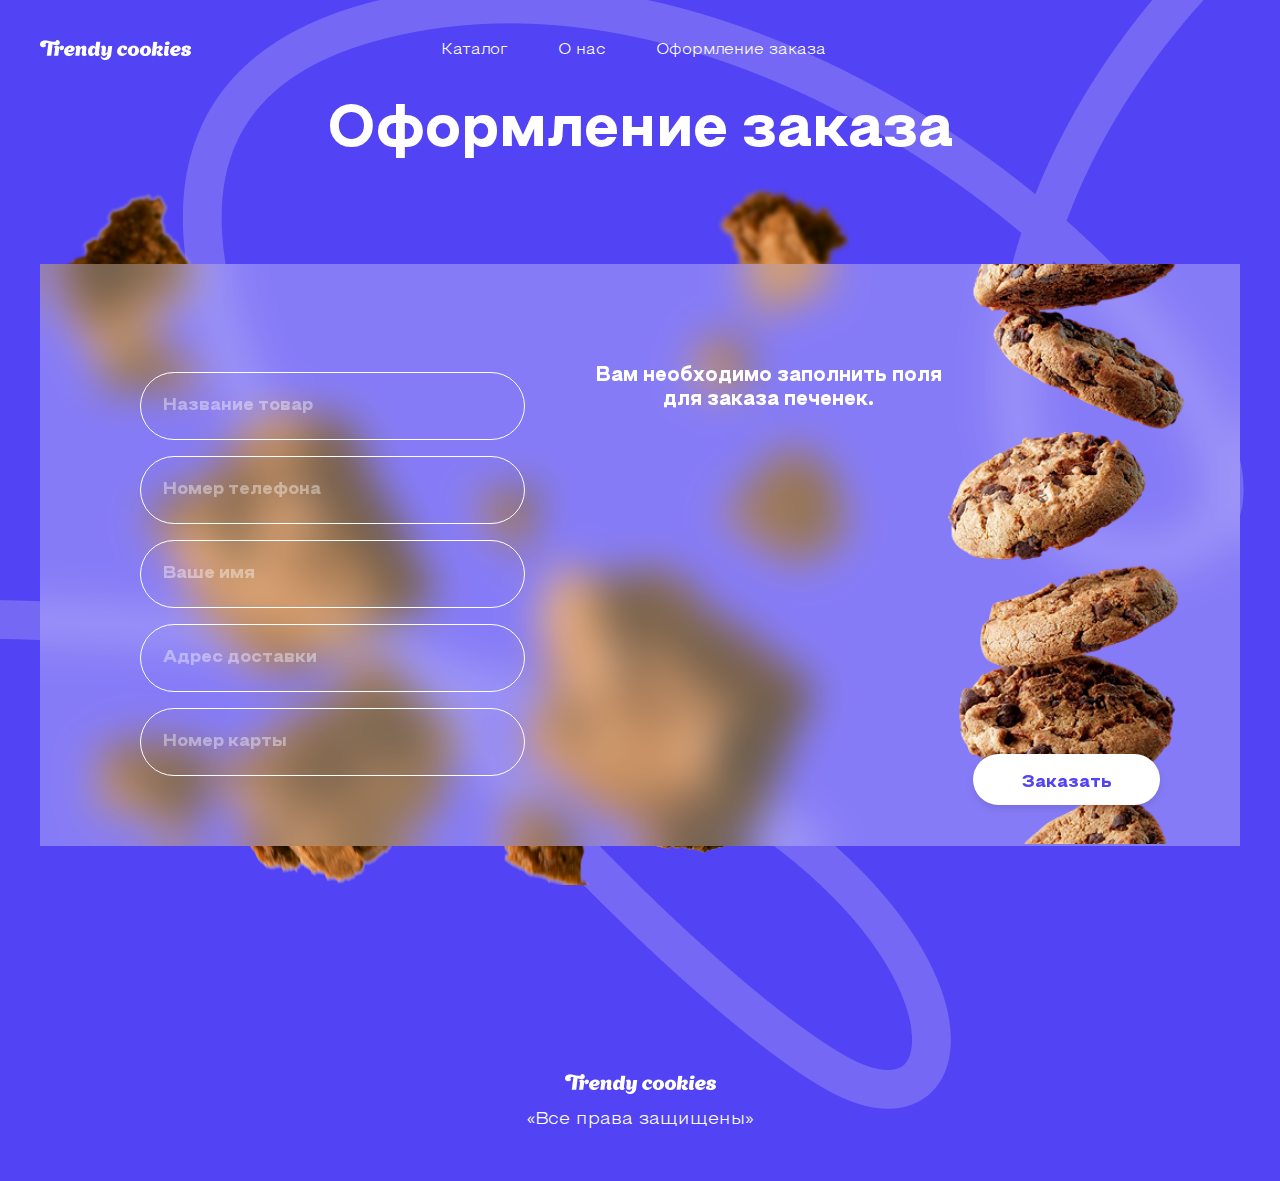
<file: public/order.html>
<!DOCTYPE html>
<html lang="en">
<head>
    <meta charset="UTF-8">
    <title>Cookies</title>
    <link rel="stylesheet" href="../styles/order.css">
</head>
<body>
<main class="main">
    <header class="header">
        <div class="container">
            <div class="logo">
                <a href="../index.html">
                    <img src="../images/logo.png" alt="Logo">
                </a>
            </div>

            <nav class="menu">
                <ul class="menu-list">
                    <li class="menu-item">
                        <a href="../public/catalog.html">Каталог</a>
                    </li>
                    <li class="menu-item">
                        <a href="../public/about_us.html">О нас</a>
                    </li>
                    <li class="menu-item">
                        <a href="../public/order.html">Оформление заказа</a>
                    </li>
                </ul>
            </nav>
        </div>
    </header>

    <section class="order">
        <img src="../images/line3.png" alt="Line" class="line3">
        <div class="container">
            <div class="common-title">Оформление заказа</div>
            <img src="../images/breadcrumbs.png" alt="breadcrumbs" class="order-bg-image">
            <div class="order-block">
                <div class="order-form">
                    <div class="order-form-text">Вам необходимо заполнить поля для заказа печенек.</div>
                    <div class="order-form-inputs">
                        <input type="text" placeholder="Название товар">
                        <input type="text" placeholder="Номер телефона">
                        <input type="text" placeholder="Ваше имя">
                        <input type="text" placeholder="Адрес доставки">
                        <input type="text" placeholder="Номер карты">
                    </div>
                    <div class="order-button-wrapper">
                        <button class="button violet-button">Заказать</button>
                    </div>
                </div>
                <div class="order-block-image">
                    <img src="../images/cookies.png" alt="Cookies" class="order-image">
                </div>
            </div>
        </div>
    </section>
    <footer class="footer">
        <div class="logo">
            <img src="../images/logo.png" alt="Logo">
        </div>
        <div class="rights">«Все права защищены»</div>
    </footer>
</main>
</body>
</html>
</file>
<file: styles/stylecss.css>
* {
    margin: 0;
    padding: 0;
}

@font-face {
    font-family: 'Steppe-Book';
    src: url("../fonts/Steppe-Book.ttf");
}

@font-face {
    font-family: 'Steppe-ExtraBold';
    src: url("../fonts/Steppe-ExtraBold.ttf");
}

body {
    background-color: #5243F4;
    font-family: 'Steppe-Book', sans-serif;
    color: white;
}

.container {
    max-width: 1200px; /*! огра=ниче по ширине  !*/
    margin: 0 auto; /*! выравнивает блок по центру страницы !*/
}

.button { /*! описываем все стили кнопки (из фигмы)!*/
    background-color: white; /*! цвет фона !*/
    border-radius: 60px; /*! закругление границ !*/
    width: 178px;
    height: 58px;
    box-sizing: border-box; /*! задать внутренние отступы !*/
    padding: 18px; /*! внутренние отступы !*/
    text-align: center;
    font-size: 18px; /*! размер тексмта !*/
    color: #5243F4;
    border: 0; /*! убрать границы !*/
    outline: none; /*! чтобы не появлялся фокус от браузера !*/
    cursor: pointer; /*! при наведение курсора меняется на кликающаяю руку !*/
}

.violet-button {
    background-color: #5243f4;
    color: white;
}

.button:hover { /*! при наведении меняется цвет фона внутри кнопки !*/
    /*background-color: #eeeeee;*/ /*! цвет фона !*/
    background-color: #eeeeee; /*! цвет фона !*/
}

.button.violet-button:hover { /*! при наведении меняется цвет фона внутри кнопки !*/
    /*background-color: #eeeeee;*/ /*! цвет фона !*/
    background-color: #2c21b3; /*! цвет фона !*/
}

.common-title {
    font-family: 'Steppe-ExtraBold', sans-serif;
    font-size: 60px; /*! Размер текста !*/
    line-height: 100%; /*! высота строки !*/
    text-align: center;
}

.main {
    position: relative;
    overflow: hidden; /*! обрежет картинки справа !*/
}

.header {
    padding: 40px 0;
}

.header .container { /*! применится только к этим классам, но не ко всем!*/
    display: flex; /*! в одну строку !*/
    align-items: center; /*! вырвавнивание по вертикале !*/
}

.logo img {
    vertical-align: bottom;
}

.menu {
    margin-left: 250px; /*! отступ  слева !*/
}

.menu-list {
    list-style: none;
    display: flex;
    gap: 50px; /*! между элементами !*/
}

.menu-item a { /*! применим данный класс для элемента а !*/
    font-size: 16px; /*! размер шрифта !*/
    line-height: 130%; /*! высота строки !*/
    text-decoration: none; /*! убрать текущее подчеркивание у ссылок !*/
    cursor: pointer; /*! чтобы была кликающая рука !*/
    color: white;
}

.menu-item a:hover { /*! какие стили будут применять при наведении !*/
    border-bottom: 2px solid white; /*! нижнаяя рамка !*/
}

.main-content {
    padding-top: 161px; /*! отступы !*/
    padding-bottom: 200px;
}

.main-info {
    max-width: 811px; /*! ширина блока !*/
}

.main-title { /*! копировать вставить !*/
    font-family: 'Steppe-ExtraBold', sans-serif;
    font-size: 90px; /*! размер текста !*/
    line-height: 100%; /*! высота строки!*/
    margin-bottom: 20px; /*! отступ снизу!*/
}

.main-text {
    max-width: 697px; /*! максимальная ширина !*/
    font-size: 18px;
    line-height: 130%;
    margin-bottom: 40px; /*! отступ снизу до кнопки !*/
}

.main-image {
    position: absolute; /*!  сделать его висящим с боку от основного контента!*/
    top: 0; /*! отстутп сверху !*/
    right: 0; /*! справа !*/
    z-index: -1; /*! откинуть на задний план(располагается картинка ПОД текстом, а не НАД текстом) !*/
}

.products {
    padding: 100px 0; /*! отступы(смотри через alt) !*/
    position: relative;
}

.products-items {
    display: grid; /*! если мало место, то переносятся на новый ряд(каждая карточка) !*/
    grid-template-columns: repeat(3, 384px); /*! (384-ширина) наши колонки состоят из 3 элементов  !*/
    gap: 90px 24px; /*! сверху- снизу И справа-слева(24) !*/
    margin-top: 110px; /*! расстояние до заголовка !*/
}

.products-item {
    background-color: white;
    color: #5D3427;
}

.products-item-image {
    height: 202px; /*! 272-70 где 70 это на сколько картинка вылазит из карточки!*/
    text-align: center;
}

.products-item-image img {
    height: 272px; /*! высота картинки наверное!*/
    top: -70px; /*! чтобы уходила вверх на 70 пикселей !*/
    position: relative; /*! чтобы все заработало !*/
    max-width: 100%; /*! максимальная ширина !*/
}

.products-item-details {
    padding: 24px; /*! отступы только внутри!*/
}

.products-item-title {
    font-family: 'Steppe-ExtraBold', sans-serif;
    font-size: 18px;
    margin-bottom: 20px;
}

.products-item-text {
    height: 110px;
    font-size: 14px;
    line-height: 120%;
    margin-bottom: 20px;
}

.products-item-extra {
    display: flex; /*! гибкий контейнер !*/
    justify-content: space-between; /*!  привязаны к разным сторонам (справа и слева) !*/
    align-items: center; /*! выравнеем по центру по вертикале !*/
}

.products-item-price {
    font-family: 'Steppe-ExtraBold', sans-serif;
    color: #5243f4;
    font-size: 24px;
    margin-bottom: 10px;
}

.products-item-weight {
    font-size: 12px;
}

.love {
    padding: 64px 0 150px 0; /*! по часовой стрелке !*/
}

.love-items {
    margin-top: 40px;
    display: flex;
    gap: 20px;
}

.love-item {
    width: 590px;
    height: 453px;
}

.love-item-white {
    background-color: white;
    padding: 110px 80px;
    box-sizing: border-box; /*! чтобы размеры включались в отступы, иначе они будут больше !*/
    color: #5D3427;
}

.love-item-title {
    font-family: 'Steppe-ExtraBold', sans-serif;
    font-size: 24px;
    line-height: 110%;
    margin-bottom: 20px;
}

.love-item-text {
    font-size: 18px;
    line-height: 130%;
}

.order {
    padding-bottom: 102px;
    position: relative;
}

.order .container {
    position: relative;
}

.order-block {
    margin-top: 103px;
    background-color: rgb(255 255 255 / 30%); /*! прозрачность блока !*/
    backdrop-filter: blur(20px); /*! размытие  !*/
    display: flex;
}

.order-form {
    margin-left: 200px;
    max-width: 387px;
    padding: 40px 0 44px 0;
    box-sizing: border-box;
}

.order-form-text {
    font-family: 'Steppe-ExtraBold', sans-serif;
    font-size: 18px;
    line-height: 130%;
}

.order-form-inputs {
    display: flex;
    flex-direction: column; /*! чтобы все блоки были сверху вниз !*/
    margin-top: 20px;
}

.order-form-inputs input {
    border: 1px solid white; /*! обводка !*/
    border-radius: 60px; /*! закргуление границ !*/
    margin-bottom: 16px;
    padding: 24px 22px;
    font-size: 18px;
    width: 385px;
    height: 68px;
    background: transparent; /*! прозрачный !*/
    box-sizing: border-box;
    outline: none; /*! чтобы браузер не добавлял подсветку!*/
    color: white;
}

::placeholder {
    color: rgba(255, 255, 255, 0.4); /*! не прозрачность !*/
}

.order-form-inputs .button.violet-button {
    width: 387px;
    height: 71px;
}

.order-block-image {
    height: 501px;
    margin-left: 109px;
}

.order-image {
    height: 559px;
    top: -58px;
    position: relative;
}

.order-bg-image {
    position: absolute;
    top: 0;
    right: calc(100% - 810px);
    z-index: -1; /*! картинка на заднем плане !*/
}

.footer {
    padding: 126px 0 50px 0;
    text-align: center;
}

.rights {
    margin-top: 14px;
    font-size: 18px;
    line-height: 130%;
}

.line1 {
    position: absolute;
    z-index: -1;
    top: 0;
    left: calc(100% - 960px);
}

.line2 {
    position: absolute;
    z-index: -1;
    top: -40px;
    left: 0;
}

.line3 {
    position: absolute;
    z-index: -1;
    top: -920px;
    left: 0;
}
</file>
<file: cookies_landing/styles/stylecss.css>
* {
    margin: 0;
    padding: 0;
}

@font-face {
    font-family: 'Steppe-Book';
    src: url("../fonts/Steppe-Book.ttf");
}

@font-face {
    font-family: 'Steppe-ExtraBold';
    src: url("../fonts/Steppe-ExtraBold.ttf");
}

body {
    background-color: #5243F4;
    font-family: 'Steppe-Book', sans-serif;
    color: white;
}

.container {
    max-width: 1200px; /*! огра=ниче по ширине  !*/
    margin: 0 auto; /*! выравнивает блок по центру страницы !*/
}

.button { /*! описываем все стили кнопки (из фигмы)!*/
    background-color: white; /*! цвет фона !*/
    border-radius: 60px; /*! закругление границ !*/
    width: 178px;
    height: 58px;
    box-sizing: border-box; /*! задать внутренние отступы !*/
    padding: 18px; /*! внутренние отступы !*/
    text-align: center;
    font-size: 18px; /*! размер тексмта !*/
    color: #5243F4;
    border: 0; /*! убрать границы !*/
    outline: none; /*! чтобы не появлялся фокус от браузера !*/
    cursor: pointer; /*! при наведение курсора меняется на кликающаяю руку !*/
}

.violet-button {
    background-color: #5243f4;
    color: white;
}

.button:hover { /*! при наведении меняется цвет фона внутри кнопки !*/
    /*background-color: #eeeeee;*/ /*! цвет фона !*/
    background-color: #eeeeee; /*! цвет фона !*/
}

.button.violet-button:hover { /*! при наведении меняется цвет фона внутри кнопки !*/
    /*background-color: #eeeeee;*/ /*! цвет фона !*/
    background-color: #2c21b3; /*! цвет фона !*/
}

.common-title {
    font-family: 'Steppe-ExtraBold', sans-serif;
    font-size: 60px; /*! Размер текста !*/
    line-height: 100%; /*! высота строки !*/
    text-align: center;
}

.main {
    position: relative;
    overflow: hidden; /*! обрежет картинки справа !*/
}

.header {
    padding: 40px 0;
}

.header .container { /*! применится только к этим классам, но не ко всем!*/
    display: flex; /*! в одну строку !*/
    align-items: center; /*! вырвавнивание по вертикале !*/
}

.logo img {
    vertical-align: bottom;
}

.menu {
    margin-left: 250px; /*! отступ  слева !*/
}

.menu-list {
    list-style: none;
    display: flex;
    gap: 50px; /*! между элементами !*/
}

.menu-item a { /*! применим данный класс для элемента а !*/
    font-size: 16px; /*! размер шрифта !*/
    line-height: 130%; /*! высота строки !*/
    text-decoration: none; /*! убрать текущее подчеркивание у ссылок !*/
    cursor: pointer; /*! чтобы была кликающая рука !*/
    color: white;
}

.menu-item a:hover { /*! какие стили будут применять при наведении !*/
    border-bottom: 2px solid white; /*! нижнаяя рамка !*/
}

.main-content {
    padding-top: 161px; /*! отступы !*/
    padding-bottom: 200px;
}

.main-info {
    max-width: 811px; /*! ширина блока !*/
}

.main-title { /*! копировать вставить !*/
    font-family: 'Steppe-ExtraBold', sans-serif;
    font-size: 90px; /*! размер текста !*/
    line-height: 100%; /*! высота строки!*/
    margin-bottom: 20px; /*! отступ снизу!*/
}

.main-text {
    max-width: 697px; /*! максимальная ширина !*/
    font-size: 18px;
    line-height: 130%;
    margin-bottom: 40px; /*! отступ снизу до кнопки !*/
}

.main-image {
    position: absolute; /*!  сделать его висящим с боку от основного контента!*/
    top: 0; /*! отстутп сверху !*/
    right: 0; /*! справа !*/
    z-index: -1; /*! откинуть на задний план(располагается картинка ПОД текстом, а не НАД текстом) !*/
}

.products {
    padding: 100px 0; /*! отступы(смотри через alt) !*/
    position: relative;
}

.products-items {
    display: grid; /*! если мало место, то переносятся на новый ряд(каждая карточка) !*/
    grid-template-columns: repeat(3, 384px); /*! (384-ширина) наши колонки состоят из 3 элементов  !*/
    gap: 90px 24px; /*! сверху- снизу И справа-слева(24) !*/
    margin-top: 110px; /*! расстояние до заголовка !*/
}

.products-item {
    background-color: white;
    color: #5D3427;
}

.products-item-image {
    height: 202px; /*! 272-70 где 70 это на сколько картинка вылазит из карточки!*/
    text-align: center;
}

.products-item-image img {
    height: 272px; /*! высота картинки наверное!*/
    top: -70px; /*! чтобы уходила вверх на 70 пикселей !*/
    position: relative; /*! чтобы все заработало !*/
    max-width: 100%; /*! максимальная ширина !*/
}

.products-item-details {
    padding: 24px; /*! отступы только внутри!*/
}

.products-item-title {
    font-family: 'Steppe-ExtraBold', sans-serif;
    font-size: 18px;
    margin-bottom: 20px;
}

.products-item-text {
    height: 110px;
    font-size: 14px;
    line-height: 120%;
    margin-bottom: 20px;
}

.products-item-extra {
    display: flex; /*! гибкий контейнер !*/
    justify-content: space-between; /*!  привязаны к разным сторонам (справа и слева) !*/
    align-items: center; /*! выравнеем по центру по вертикале !*/
}

.products-item-price {
    font-family: 'Steppe-ExtraBold', sans-serif;
    color: #5243f4;
    font-size: 24px;
    margin-bottom: 10px;
}

.products-item-weight {
    font-size: 12px;
}

.love {
    padding: 64px 0 150px 0; /*! по часовой стрелке !*/
}

.love-items {
    margin-top: 40px;
    display: flex;
    gap: 20px;
}

.love-item {
    width: 590px;
    height: 453px;
}

.love-item-white {
    background-color: white;
    padding: 110px 80px;
    box-sizing: border-box; /*! чтобы размеры включались в отступы, иначе они будут больше !*/
    color: #5D3427;
}

.love-item-title {
    font-family: 'Steppe-ExtraBold', sans-serif;
    font-size: 24px;
    line-height: 110%;
    margin-bottom: 20px;
}

.love-item-text {
    font-size: 18px;
    line-height: 130%;
}

.order {
    padding-bottom: 102px;
    position: relative;
}

.order .container {
    position: relative;
}

.order-block {
    margin-top: 103px;
    background-color: rgb(255 255 255 / 30%); /*! прозрачность блока !*/
    backdrop-filter: blur(20px); /*! размытие  !*/
    display: flex;
}

.order-form {
    margin-left: 200px;
    max-width: 387px;
    padding: 40px 0 44px 0;
    box-sizing: border-box;
}

.order-form-text {
    font-family: 'Steppe-ExtraBold', sans-serif;
    font-size: 18px;
    line-height: 130%;
}

.order-form-inputs {
    display: flex;
    flex-direction: column; /*! чтобы все блоки были сверху вниз !*/
    margin-top: 20px;
}

.order-form-inputs input {
    border: 1px solid white; /*! обводка !*/
    border-radius: 60px; /*! закргуление границ !*/
    margin-bottom: 16px;
    padding: 24px 22px;
    font-size: 18px;
    width: 385px;
    height: 68px;
    background: transparent; /*! прозрачный !*/
    box-sizing: border-box;
    outline: none; /*! чтобы браузер не добавлял подсветку!*/
    color: white;
}

::placeholder {
    color: rgba(255, 255, 255, 0.4); /*! не прозрачность !*/
}

.order-form-inputs .button.violet-button {
    width: 387px;
    height: 71px;
}

.order-block-image {
    height: 501px;
    margin-left: 109px;
}

.order-image {
    height: 559px;
    top: -58px;
    position: relative;
}

.order-bg-image {
    position: absolute;
    top: 0;
    right: calc(100% - 810px);
    z-index: -1; /*! картинка на заднем плане !*/
}

.footer {
    padding: 126px 0 50px 0;
    text-align: center;
}

.rights {
    margin-top: 14px;
    font-size: 18px;
    line-height: 130%;
}

.line1 {
    position: absolute;
    z-index: -1;
    top: 0;
    left: calc(100% - 960px);
}

.line2 {
    position: absolute;
    z-index: -1;
    top: -40px;
    left: 0;
}

.line3 {
    position: absolute;
    z-index: -1;
    top: -920px;
    left: 0;
}
</file>
<file: styles/about_us.css>
* {
    margin: 0;
    padding: 0;
}

@font-face {
    font-family: 'Steppe-Book';
    src: url("../fonts/Steppe-Book.ttf");
}

@font-face {
    font-family: 'Steppe-ExtraBold';
    src: url("../fonts/Steppe-ExtraBold.ttf");
}

body {
    background-color: #5243F4;
    font-family: 'Steppe-Book', sans-serif;
    color: white;
}

.container {
    max-width: 1200px; /*! огра=ниче по ширине  !*/
    margin: 0 auto; /*! выравнивает блок по центру страницы !*/
}

.button { /*! описываем все стили кнопки (из фигмы)!*/
    background-color: white; /*! цвет фона !*/
    border-radius: 60px; /*! закругление границ !*/
    width: 178px;
    height: 58px;
    box-sizing: border-box; /*! задать внутренние отступы !*/
    padding: 18px; /*! внутренние отступы !*/
    text-align: center;
    font-size: 18px; /*! размер текста !*/
    color: #5243F4;
    border: 0; /*! убрать границы !*/
    outline: none; /*! чтобы не появлялся фокус от браузера !*/
    cursor: pointer; /*! при наведение курсора меняется на кликающаяю руку !*/
}

.violet-button {
    background-color: #5243f4;
    color: white;
}

.button:hover { /*! при наведении меняется цвет фона внутри кнопки !*/
    /*background-color: #eeeeee;*/ /*! цвет фона !*/
    background-color: #eeeeee; /*! цвет фона !*/
}

.button.violet-button:hover { /*! при наведении меняется цвет фона внутри кнопки !*/
    /*background-color: #eeeeee;*/ /*! цвет фона !*/
    background-color: #2c21b3; /*! цвет фона !*/
}

.common-title {
    font-family: 'Steppe-ExtraBold', sans-serif;
    font-size: 60px; /*! Размер текста !*/
    line-height: 100%; /*! высота строки !*/
    text-align: center;
}

.main {
    position: relative;
    overflow: hidden; /*! обрежет картинки справа !*/
}

.header {
    padding: 40px 0;
}

.header .container { /*! применится только к этим классам, но не ко всем!*/
    display: flex; /*! в одну строку !*/
    align-items: center; /*! вырвавнивание по вертикале !*/
}

.logo img {
    vertical-align: bottom;
}

.menu {
    margin-left: 250px; /*! отступ  слева !*/
}

.menu-list {
    list-style: none;
    display: flex;
    gap: 50px; /*! между элементами !*/
}

.menu-item a { /*! применим данный класс для элемента а !*/
    font-size: 16px; /*! размер шрифта !*/
    line-height: 130%; /*! высота строки !*/
    text-decoration: none; /*! убрать текущее подчеркивание у ссылок !*/
    cursor: pointer; /*! чтобы была кликающая рука !*/
    color: white;
}

.menu-item a:hover { /*! какие стили будут применять при наведении !*/
    border-bottom: 2px solid white; /*! нижнаяя рамка !*/
}

.main-content {
    padding-top: 161px; /*! отступы !*/
    padding-bottom: 200px;
}

.main-info {
    max-width: 811px; /*! ширина блока !*/
}

.main-title { /*! копировать вставить !*/
    font-family: 'Steppe-ExtraBold', sans-serif;
    font-size: 90px; /*! размер текста !*/
    line-height: 100%; /*! высота строки!*/
    margin-bottom: 20px; /*! отступ снизу!*/
}

.main-text {
    max-width: 697px; /*! максимальная ширина !*/
    font-size: 18px;
    line-height: 130%;
    margin-bottom: 40px; /*! отступ снизу до кнопки !*/
}

.main-image {
    position: absolute; /*!  сделать его висящим с боку от основного контента!*/
    top: 0; /*! отстутп сверху !*/
    right: 0; /*! справа !*/
    z-index: -1; /*! откинуть на задний план(располагается картинка ПОД текстом, а не НАД текстом) !*/
}

.products {
    padding: 100px 0; /*! отступы(смотри через alt) !*/
    position: relative;
}

.products-items {
    display: grid; /*! если мало место, то переносятся на новый ряд(каждая карточка) !*/
    grid-template-columns: repeat(3, 384px); /*! (384-ширина) наши колонки состоят из 3 элементов  !*/
    gap: 90px 24px; /*! сверху- снизу И справа-слева(24) !*/
    margin-top: 110px; /*! расстояние до заголовка !*/
}

.products-item {
    background-color: white;
    color: #5D3427;
}

.products-item-image {
    height: 202px; /*! 272-70 где 70 это на сколько картинка вылазит из карточки!*/
    text-align: center;
}

.products-item-image img {
    height: 272px; /*! высота картинки наверное!*/
    top: -70px; /*! чтобы уходила вверх на 70 пикселей !*/
    position: relative; /*! чтобы все заработало !*/
    max-width: 100%; /*! максимальная ширина !*/
}

.products-item-details {
    padding: 24px; /*! отступы только внутри!*/
}

.products-item-title {
    font-family: 'Steppe-ExtraBold', sans-serif;
    font-size: 18px;
    margin-bottom: 20px;
}

.products-item-text {
    height: 110px;
    font-size: 14px;
    line-height: 120%;
    margin-bottom: 20px;
}

.products-item-extra {
    display: flex; /*! гибкий контейнер !*/
    justify-content: space-between; /*!  привязаны к разным сторонам (справа и слева) !*/
    align-items: center; /*! выравнеем по центру по вертикале !*/
}

.products-item-price {
    font-family: 'Steppe-ExtraBold', sans-serif;
    color: #5243f4;
    font-size: 24px;
    margin-bottom: 10px;
}

.products-item-weight {
    font-size: 12px;
}







.love {
    padding: 64px 0 150px 0; /*! по часовой стрелке !*/
}

.love-items {
    margin-top: 40px;
    display: flex;
    gap: 20px;
}

.love-item {
    width: 590px;
    height: 450px;
}

.love-item-white, .love-item-image {
    background-color: white;
    border-radius: 40px; /*! закругление границ !*/
    padding: 90px 80px;
    box-sizing: border-box; /*! чтобы размеры включались в отступы, иначе они будут больше !*/
    color: #5D3427;
}

.love-item-title {
    font-family: 'Steppe-ExtraBold', sans-serif;
    font-size: 24px;
    line-height: 110%;
    margin-bottom: 20px;
}

.love-item-text {
    font-size: 18px;
    line-height: 130%;
}

.love-item img {
    border-radius: 50px;
    width: 560px;
    height: 450px;
    position: absolute;
    top: 100px;
    left: 610px;

}
.love-item-image {
    border-radius: 40px;
    
}



.fifa-item {
    width: 1200px;
    height: 450px;
    margin-left: 0px;
    max-width: 1200px;
    padding: 40px 0 44px 0;
    box-sizing: border-box;
}

.fifa-item, .container {
    position: relative;
}

.fifa-item-white {
    background-color: rgb(255 255 255 / 30%);
    backdrop-filter: blur(20px);
    border-radius: 0px; /*! закругление границ !*/
    padding: 90px 80px;
    box-sizing: border-box; /*! чтобы размеры включались в отступы, иначе они будут больше !*/

}

.button.violet-button {
    position: absolute;
    background-color: #ffffff;
    color: #5243F4; /* Цвет текста */
    border: none; /* Убираем границу */
    border-radius: 30px; /* Закругляем углы */
    font-family: 'Steppe-ExtraBold', sans-serif;
    cursor: pointer;
    transition: background-color 0.3s ease; /* Плавное изменение цвета */
    top: 370px;
    right: 50px;
    width: 187px;
    height: 51px;
    box-shadow: 0 4px 8px rgba(0, 0, 0, 0.1);
    transition: all 0.3s ease; /* Плавные переходы для всех свойств */
}

.button.violet-button:hover {
    background: linear-gradient(135deg, #ffffff, #ffffff); /* Новый градиент */
    box-shadow: 0 6px 12px rgba(0, 0, 0, 0.15); /* Увеличенная тень */
    transform: translateY(-2px); /* Легкий подъем */
}

.order-form-inputs input {
    font-family: 'Steppe-ExtraBold', sans-serif;
    border: 1px solid white;
    border-radius: 60px;
    margin-bottom: 16px;
    padding: 24px 22px;
    font-size: 18px;
    width: 385px;
    height: 68px;
    background: transparent;
    box-sizing: border-box;
    outline: none;
    color: white;
}

.order-form-inputs {
    display: flex;
    flex-direction: column;
    margin-top: 20px;
}



#special-input { /* только для отзывов */
    width: 990px; /* Нужная ширина */
    padding: 70px; /* Увеличенные отступы */
}



::placeholder {
    color: rgba(255, 255, 255, 0.4); /*! не прозрачность !*/
}



.footer {
    padding: 126px 0 50px 0;
    text-align: center;
}

.rights {
    margin-top: 14px;
    font-size: 18px;
    line-height: 130%;
}

.line1 {
    position: absolute;
    z-index: -1;
    top: 0;
    left: calc(100% - 960px);
}

.line2 {
    position: absolute;
    z-index: -1;
    top: -40px;
    left: 0;
}

.line3 {
    position: absolute;
    z-index: -1;
    top: -920px;
    left: 0;
}
</file>
<file: styles/catalog.css>
* {
    margin: 0;
    padding: 0;
}

@font-face {
    font-family: 'Steppe-Book';
    src: url("../fonts/Steppe-Book.ttf");
}

@font-face {
    font-family: 'Steppe-ExtraBold';
    src: url("../fonts/Steppe-ExtraBold.ttf");
}

body {
    background-color: #5243F4;
    font-family: 'Steppe-Book', sans-serif;
    color: white;
}

.container {
    max-width: 1200px; /*! огра=ниче по ширине  !*/
    margin: 0 auto; /*! выравнивает блок по центру страницы !*/
}

.button { /*! описываем все стили кнопки (из фигмы)!*/
    background-color: white; /*! цвет фона !*/
    border-radius: 60px; /*! закругление границ !*/
    width: 178px;
    height: 58px;
    box-sizing: border-box; /*! задать внутренние отступы !*/
    padding: 18px; /*! внутренние отступы !*/
    text-align: center;
    font-size: 18px; /*! размер тексмта !*/
    color: #5243F4;
    border: 0; /*! убрать границы !*/
    outline: none; /*! чтобы не появлялся фокус от браузера !*/
    cursor: pointer; /*! при наведение курсора меняется на кликающаяю руку !*/
}

.violet-button {
    background-color: #5243f4;
    color: white;
}

.button:hover { /*! при наведении меняется цвет фона внутри кнопки !*/
    /*background-color: #eeeeee;*/ /*! цвет фона !*/
    background-color: #eeeeee; /*! цвет фона !*/
}

.button.violet-button:hover { /*! при наведении меняется цвет фона внутри кнопки !*/
    /*background-color: #eeeeee;*/ /*! цвет фона !*/
    background-color: #2c21b3; /*! цвет фона !*/
}

.common-title {
    font-family: 'Steppe-ExtraBold', sans-serif;
    font-size: 60px; /*! Размер текста !*/
    line-height: 100%; /*! высота строки !*/
    text-align: center;
}

.main {
    position: relative;
    overflow: hidden; /*! обрежет картинки справа !*/
}

.header {
    padding: 40px 0;
}

.header .container { /*! применится только к этим классам, но не ко всем!*/
    display: flex; /*! в одну строку !*/
    align-items: center; /*! вырвавнивание по вертикале !*/
}

.logo img {
    vertical-align: bottom;
}

.menu {
    margin-left: 250px; /*! отступ  слева !*/
}

.menu-list {
    list-style: none;
    display: flex;
    gap: 50px; /*! между элементами !*/
}

.menu-item a { /*! применим данный класс для элемента а !*/
    font-size: 16px; /*! размер шрифта !*/
    line-height: 130%; /*! высота строки !*/
    text-decoration: none; /*! убрать текущее подчеркивание у ссылок !*/
    cursor: pointer; /*! чтобы была кликающая рука !*/
    color: white;
}

.menu-item a:hover { /*! какие стили будут применять при наведении !*/
    border-bottom: 2px solid white; /*! нижнаяя рамка !*/
}

.main-content {
    padding-top: 161px; /*! отступы !*/
    padding-bottom: 200px;
}

.main-info {
    max-width: 811px; /*! ширина блока !*/
}

.main-title { /*! копировать вставить !*/
    font-family: 'Steppe-ExtraBold', sans-serif;
    font-size: 90px; /*! размер текста !*/
    line-height: 100%; /*! высота строки!*/
    margin-bottom: 20px; /*! отступ снизу!*/
}

.main-text {
    max-width: 697px; /*! максимальная ширина !*/
    font-size: 18px;
    line-height: 130%;
    margin-bottom: 40px; /*! отступ снизу до кнопки !*/
}

.main-image {
    position: absolute; /*!  сделать его висящим с боку от основного контента!*/
    top: 0; /*! отстутп сверху !*/
    right: 0; /*! справа !*/
    z-index: -1; /*! откинуть на задний план(располагается картинка ПОД текстом, а не НАД текстом) !*/
}

.products {
    padding: 100px 0; /*! отступы(смотри через alt) !*/
    position: relative;
}

.products-items {
    display: grid; /*! если мало место, то переносятся на новый ряд(каждая карточка) !*/
    grid-template-columns: repeat(3, 384px); /*! (384-ширина) наши колонки состоят из 3 элементов  !*/
    gap: 90px 24px; /*! сверху- снизу И справа-слева(24) !*/
    margin-top: 110px; /*! расстояние до заголовка !*/
}

.products-item {
    background-color: white;
    color: #5D3427;
}

.products-item-image {
    height: 202px; /*! 272-70 где 70 это на сколько картинка вылазит из карточки!*/
    text-align: center;
}

.products-item-image img {
    height: 272px; /*! высота картинки наверное!*/
    top: -70px; /*! чтобы уходила вверх на 70 пикселей !*/
    position: relative; /*! чтобы все заработало !*/
    max-width: 100%; /*! максимальная ширина !*/
}

.products-item-details {
    padding: 24px; /*! отступы только внутри!*/
}

.products-item-title {
    font-family: 'Steppe-ExtraBold', sans-serif;
    font-size: 18px;
    margin-bottom: 20px;
}

.products-item-text {
    height: 110px;
    font-size: 14px;
    line-height: 120%;
    margin-bottom: 20px;
}

.products-item-extra {
    display: flex; /*! гибкий контейнер !*/
    justify-content: space-between; /*!  привязаны к разным сторонам (справа и слева) !*/
    align-items: center; /*! выравнеем по центру по вертикале !*/
}

.products-item-price {
    font-family: 'Steppe-ExtraBold', sans-serif;
    color: #5243f4;
    font-size: 24px;
    margin-bottom: 10px;
}

.products-item-weight {
    font-size: 12px;
}

.love {
    padding: 64px 0 150px 0; /*! по часовой стрелке !*/
}

.love-items {
    margin-top: 40px;
    display: flex;
    gap: 20px;
}

.love-item {
    width: 590px;
    height: 453px;
}

.love-item-white {
    background-color: white;
    padding: 110px 80px;
    box-sizing: border-box; /*! чтобы размеры включались в отступы, иначе они будут больше !*/
    color: #5D3427;
}

.love-item-title {
    font-family: 'Steppe-ExtraBold', sans-serif;
    font-size: 24px;
    line-height: 110%;
    margin-bottom: 20px;
}

.love-item-text {
    font-size: 18px;
    line-height: 130%;
}

.order {
    padding-bottom: 102px;
    position: relative;
}

.order .container {
    position: relative;
}

.order-block {
    margin-top: 103px;
    background-color: rgb(255 255 255 / 30%); /*! прозрачность блока !*/
    backdrop-filter: blur(20px); /*! размытие  !*/
    display: flex;
}

.order-form {
    margin-left: 200px;
    max-width: 387px;
    padding: 40px 0 44px 0;
    box-sizing: border-box;
}

.order-form-text {
    font-family: 'Steppe-ExtraBold', sans-serif;
    font-size: 18px;
    line-height: 130%;
}

.order-form-inputs {
    display: flex;
    flex-direction: column; /*! чтобы все блоки были сверху вниз !*/
    margin-top: 20px;
}

.order-form-inputs input {
    border: 1px solid white; /*! обводка !*/
    border-radius: 60px; /*! закргуление границ !*/
    margin-bottom: 16px;
    padding: 24px 22px;
    font-size: 18px;
    width: 385px;
    height: 68px;
    background: transparent; /*! прозрачный !*/
    box-sizing: border-box;
    outline: none; /*! чтобы браузер не добавлял подсветку!*/
    color: white;
}

::placeholder {
    color: rgba(255, 255, 255, 0.4); /*! не прозрачность !*/
}

.order-form-inputs .button.violet-button {
    width: 387px;
    height: 71px;
}

.order-block-image {
    height: 501px;
    margin-left: 109px;
}

.order-image {
    height: 559px;
    top: -58px;
    position: relative;
}

.order-bg-image {
    position: absolute;
    top: 0;
    right: calc(100% - 810px);
    z-index: -1; /*! картинка на заднем плане !*/
}

.footer {
    padding: 126px 0 50px 0;
    text-align: center;
}

.rights {
    margin-top: 14px;
    font-size: 18px;
    line-height: 130%;
}

.line1 {
    position: absolute;
    z-index: -1;
    top: 0;
    left: calc(100% - 960px);
}

.line2 {
    position: absolute;
    z-index: -1;
    top: -40px;
    left: 0;
}

.line3 {
    position: absolute;
    z-index: -1;
    top: -920px;
    left: 0;
}
</file>
<file: styles/order.css>
* {
    margin: 0;
    padding: 0;
}

@font-face {
    font-family: 'Steppe-Book';
    src: url("../fonts/Steppe-Book.ttf");
}

@font-face {
    font-family: 'Steppe-ExtraBold';
    src: url("../fonts/Steppe-ExtraBold.ttf");
}

body {
    background-color: #5243F4;
    font-family: 'Steppe-Book', sans-serif;
    color: white;
}

.container {
    max-width: 1200px; /*! огра=ниче по ширине  !*/
    margin: 0 auto; /*! выравнивает блок по центру страницы !*/
}

.button { /*! описываем все стили кнопки (из фигмы)!*/
    background-color: white; /*! цвет фона !*/
    border-radius: 60px; /*! закругление границ !*/
    width: 178px;
    height: 58px;
    box-sizing: border-box; /*! задать внутренние отступы !*/
    padding: 18px; /*! внутренние отступы !*/
    text-align: center;
    font-size: 18px; /*! размер тексмта !*/
    color: #5243F4;
    border: 0; /*! убрать границы !*/
    outline: none; /*! чтобы не появлялся фокус от браузера !*/
    cursor: pointer; /*! при наведение курсора меняется на кликающаяю руку !*/
}

.violet-button {
    background-color: #5243f4;
    color: white;
}

.button:hover { /*! при наведении меняется цвет фона внутри кнопки !*/
    /*background-color: #eeeeee;*/ /*! цвет фона !*/
    background-color: #eeeeee; /*! цвет фона !*/
}

.button.violet-button:hover { /*! при наведении меняется цвет фона внутри кнопки !*/
    /*background-color: #eeeeee;*/ /*! цвет фона !*/
    background-color: #2c21b3; /*! цвет фона !*/
}

.common-title {
    font-family: 'Steppe-ExtraBold', sans-serif;
    font-size: 60px; /*! Размер текста !*/
    line-height: 100%; /*! высота строки !*/
    text-align: center;
}

.main {
    position: relative;
    overflow: hidden; /*! обрежет картинки справа !*/
}

.header {
    padding: 40px 0;
}

.header .container { /*! применится только к этим классам, но не ко всем!*/
    display: flex; /*! в одну строку !*/
    align-items: center; /*! вырвавнивание по вертикале !*/
}

.logo img {
    vertical-align: bottom;
}

.menu {
    margin-left: 250px; /*! отступ  слева !*/
}

.menu-list {
    list-style: none;
    display: flex;
    gap: 50px; /*! между элементами !*/
}

.menu-item a { /*! применим данный класс для элемента а !*/
    font-size: 16px; /*! размер шрифта !*/
    line-height: 130%; /*! высота строки !*/
    text-decoration: none; /*! убрать текущее подчеркивание у ссылок !*/
    cursor: pointer; /*! чтобы была кликающая рука !*/
    color: white;
}

.menu-item a:hover { /*! какие стили будут применять при наведении !*/
    border-bottom: 2px solid white; /*! нижнаяя рамка !*/
}

.main-content {
    padding-top: 161px; /*! отступы !*/
    padding-bottom: 200px;
}

.main-info {
    max-width: 811px; /*! ширина блока !*/
}

.main-title { /*! копировать вставить !*/
    font-family: 'Steppe-ExtraBold', sans-serif;
    font-size: 90px; /*! размер текста !*/
    line-height: 100%; /*! высота строки!*/
    margin-bottom: 20px; /*! отступ снизу!*/
}

.main-text {
    max-width: 697px; /*! максимальная ширина !*/
    font-size: 18px;
    line-height: 130%;
    margin-bottom: 40px; /*! отступ снизу до кнопки !*/
}

.main-image {
    position: absolute; /*!  сделать его висящим с боку от основного контента!*/
    top: 0; /*! отстутп сверху !*/
    right: 0; /*! справа !*/
    z-index: -1; /*! откинуть на задний план(располагается картинка ПОД текстом, а не НАД текстом) !*/
}

.products {
    padding: 100px 0; /*! отступы(смотри через alt) !*/
    position: relative;
}

.products-items {
    display: grid; /*! если мало место, то переносятся на новый ряд(каждая карточка) !*/
    grid-template-columns: repeat(3, 384px); /*! (384-ширина) наши колонки состоят из 3 элементов  !*/
    gap: 90px 24px; /*! сверху- снизу И справа-слева(24) !*/
    margin-top: 110px; /*! расстояние до заголовка !*/
}

.products-item {
    background-color: white;
    color: #5D3427;
}

.products-item-image {
    height: 202px; /*! 272-70 где 70 это на сколько картинка вылазит из карточки!*/
    text-align: center;
}

.products-item-image img {
    height: 272px; /*! высота картинки наверное!*/
    top: -70px; /*! чтобы уходила вверх на 70 пикселей !*/
    position: relative; /*! чтобы все заработало !*/
    max-width: 100%; /*! максимальная ширина !*/
}

.products-item-details {
    padding: 24px; /*! отступы только внутри!*/
}

.products-item-title {
    font-family: 'Steppe-ExtraBold', sans-serif;
    font-size: 18px;
    margin-bottom: 20px;
}

.products-item-text {
    height: 110px;
    font-size: 14px;
    line-height: 120%;
    margin-bottom: 20px;
}

.products-item-extra {
    display: flex; /*! гибкий контейнер !*/
    justify-content: space-between; /*!  привязаны к разным сторонам (справа и слева) !*/
    align-items: center; /*! выравнеем по центру по вертикале !*/
}

.products-item-price {
    font-family: 'Steppe-ExtraBold', sans-serif;
    color: #5243f4;
    font-size: 24px;
    margin-bottom: 10px;
}

.products-item-weight {
    font-size: 12px;
}

.love {
    padding: 64px 0 150px 0; /*! по часовой стрелке !*/
}

.love-items {
    margin-top: 40px;
    display: flex;
    gap: 20px;
}

.love-item {
    width: 590px;
    height: 453px;
}

.love-item-white {
    background-color: white;
    padding: 110px 80px;
    box-sizing: border-box; /*! чтобы размеры включались в отступы, иначе они будут больше !*/
    color: #5D3427;
}

.love-item-title {
    font-family: 'Steppe-ExtraBold', sans-serif;
    font-size: 24px;
    line-height: 110%;
    margin-bottom: 20px;
}

.love-item-text {
    font-size: 18px;
    line-height: 130%;
}
















.order {
    padding-bottom: 102px;
    position: relative;
}

.order .container {
    position: relative;
}

.order-block {
    margin-top: 103px;
    background-color: rgb(255 255 255 / 30%);
    backdrop-filter: blur(20px);
    display: flex;
    justify-content: space-between;
    position: relative;
}

.order-form {
    margin-left: 100px;
    max-width: 387px;
    padding: 40px 0 44px 0;
    box-sizing: border-box;
    z-index: 2;
}

.order-form-text {
    font-family: 'Steppe-ExtraBold', sans-serif;
    text-align: center;
    font-size: 20px;
    margin-right: 10px;
    position: relative;
    left: 440px;
    top: 60px;
}

.order-form-inputs {
    display: flex;
    flex-direction: column;
    margin-top: 20px;
}

.order-form-inputs input {
    font-family: 'Steppe-ExtraBold', sans-serif;
    border: 1px solid white;
    border-radius: 60px;
    margin-bottom: 16px;
    padding: 24px 22px;
    font-size: 18px;
    width: 385px;
    height: 68px;
    background: transparent;
    box-sizing: border-box;
    outline: none;
    color: white;
}

::placeholder {
    color: rgba(255, 255, 255, 0.4);
}

.order-button-wrapper {
    display: flex;
    justify-content: flex-end;
    margin-top: 10px;
}

.button.violet-button {
    position: absolute;
    background-color: #ffffff;
    color: #5243F4; /* Цвет текста */
    border: none; /* Убираем границу */
    border-radius: 30px; /* Закругляем углы */
    font-family: 'Steppe-ExtraBold', sans-serif;
    cursor: pointer;
    transition: background-color 0.3s ease; /* Плавное изменение цвета */
    top: 490px;
    right: 80px;
    width: 187px;
    height: 51px;
    box-shadow: 0 4px 8px rgba(0, 0, 0, 0.1);
    transition: all 0.3s ease; /* Плавные переходы для всех свойств */
}

.button.violet-button:hover {
    background: linear-gradient(135deg, #ffffff, #ffffff); /* Новый градиент */
    box-shadow: 0 6px 12px rgba(0, 0, 0, 0.15); /* Увеличенная тень */
    transform: translateY(-2px); /* Легкий подъем */
}

.order-block-image {
    display: flex;
    justify-content: space-between;
    position: relative;
}

.order-image {
    height: 580px;
    position: relative;
    top: 0px;
    right: 10px;
    z-index: 1;
}

.order-bg-image {
    position: absolute;
    top: 0;
    right: calc(100% - 810px);
    z-index: -1;
}

.footer {
    padding: 126px 0 50px 0;
    text-align: center;
}

.rights {
    margin-top: 14px;
    font-size: 18px;
    line-height: 130%;
}

.line1 {
    position: absolute;
    z-index: -1;
    top: 0;
    left: calc(100% - 960px);
}

.line2 {
    position: absolute;
    z-index: -1;
    top: -40px;
    left: 0;
}

.line3 {
    position: absolute;
    z-index: -1;
    top: -920px;
    left: 0;
}
</file>
